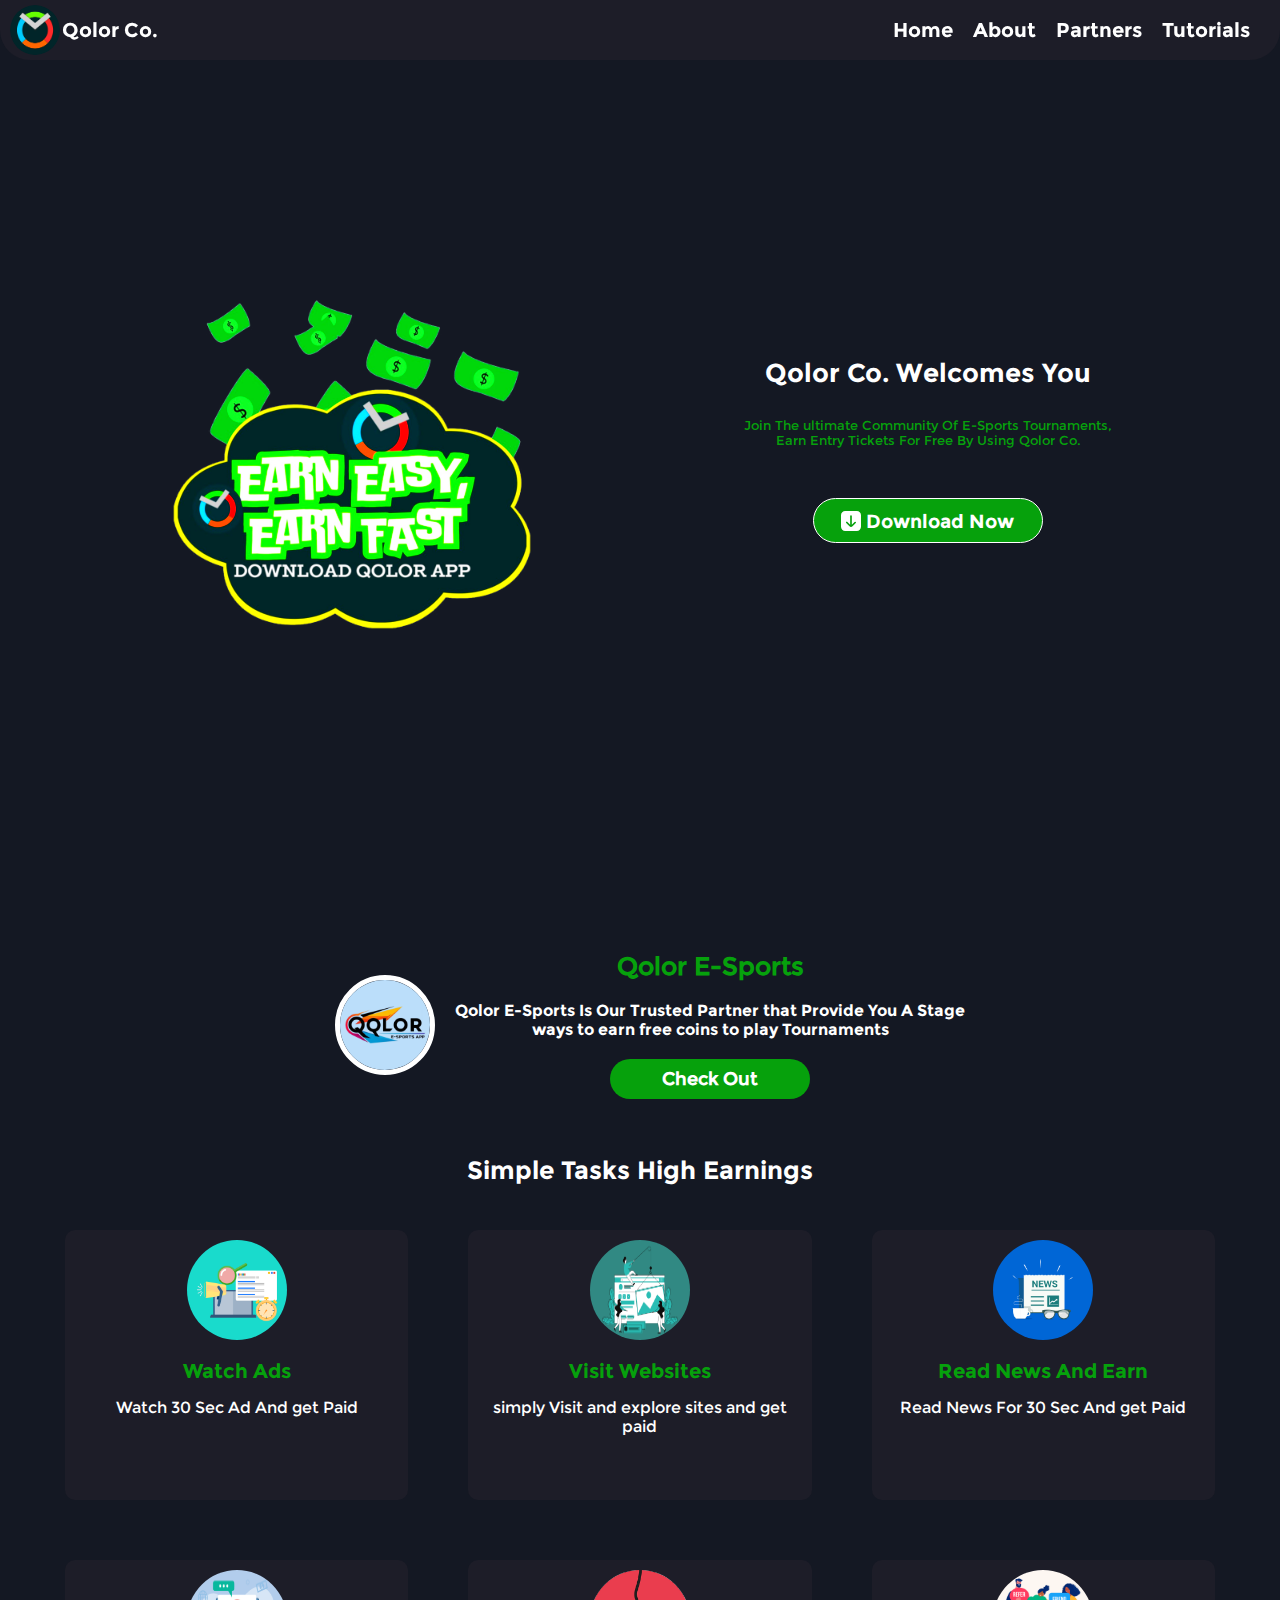
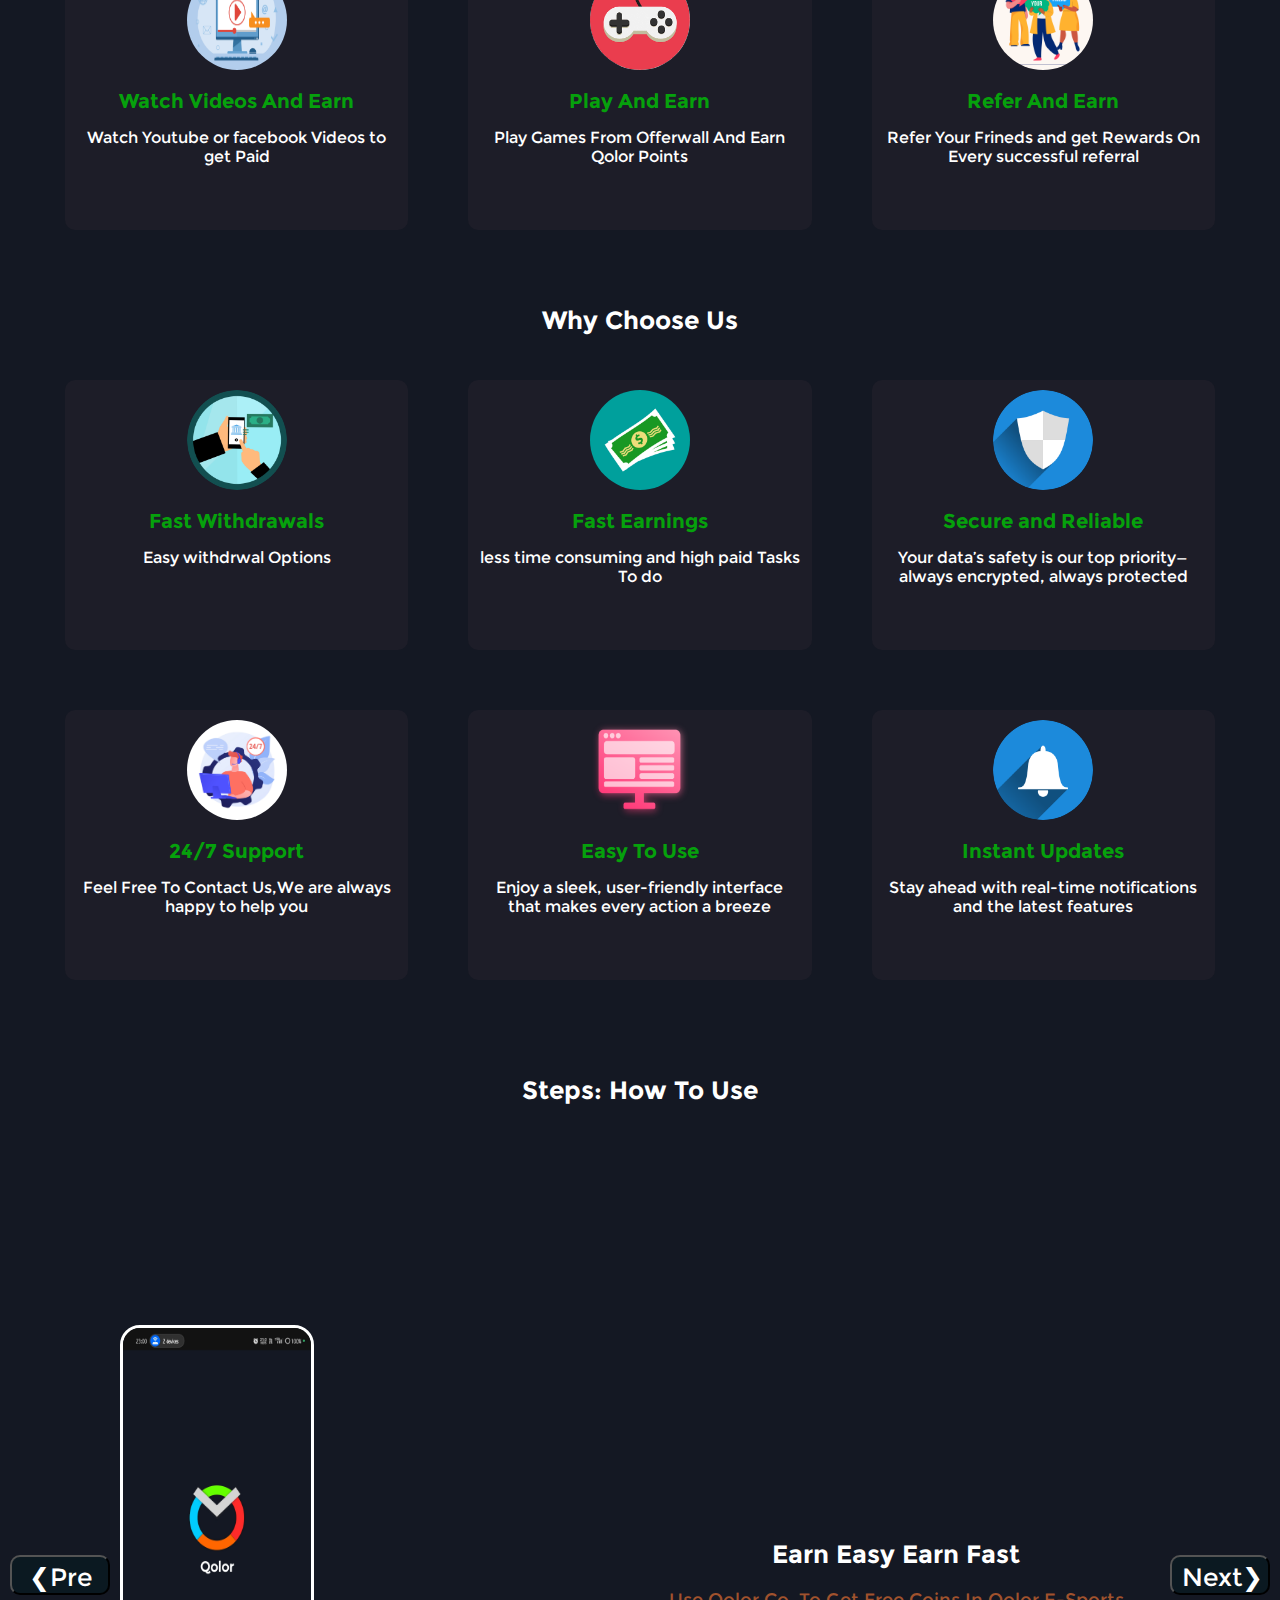
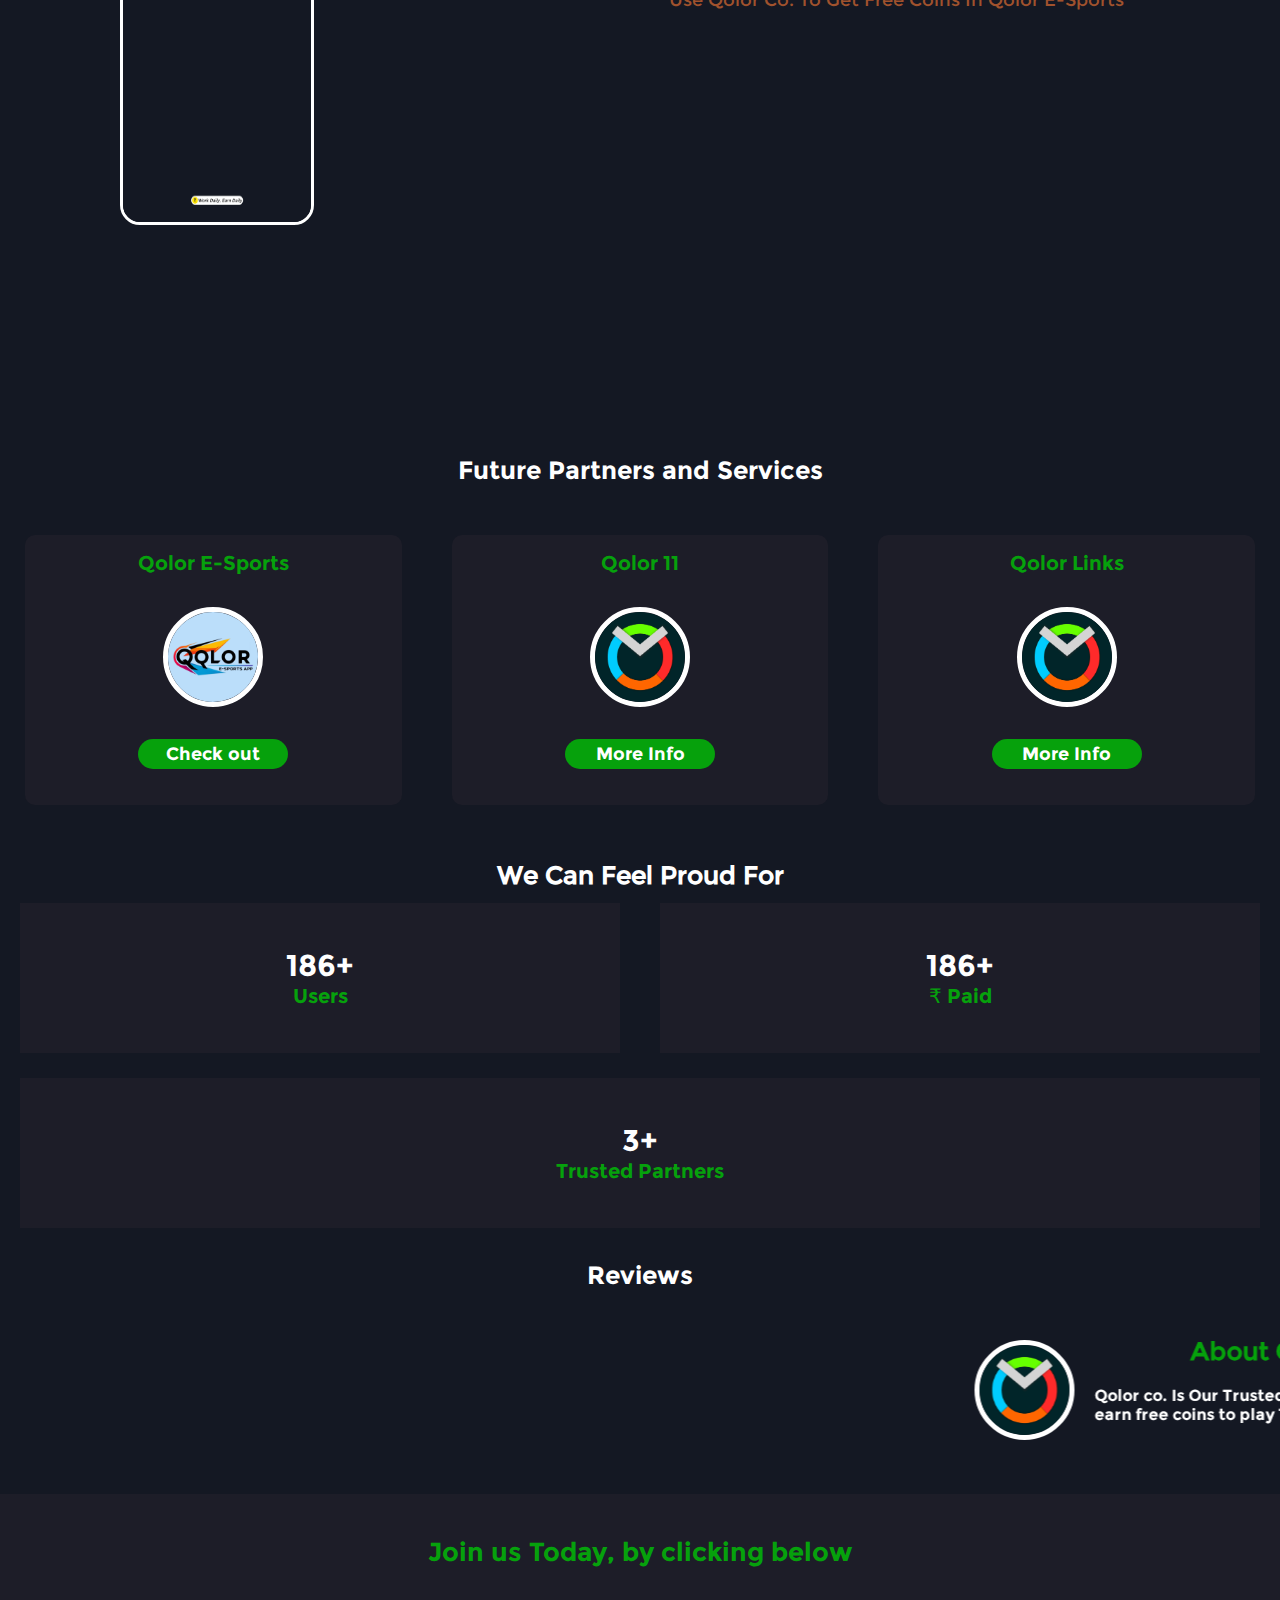
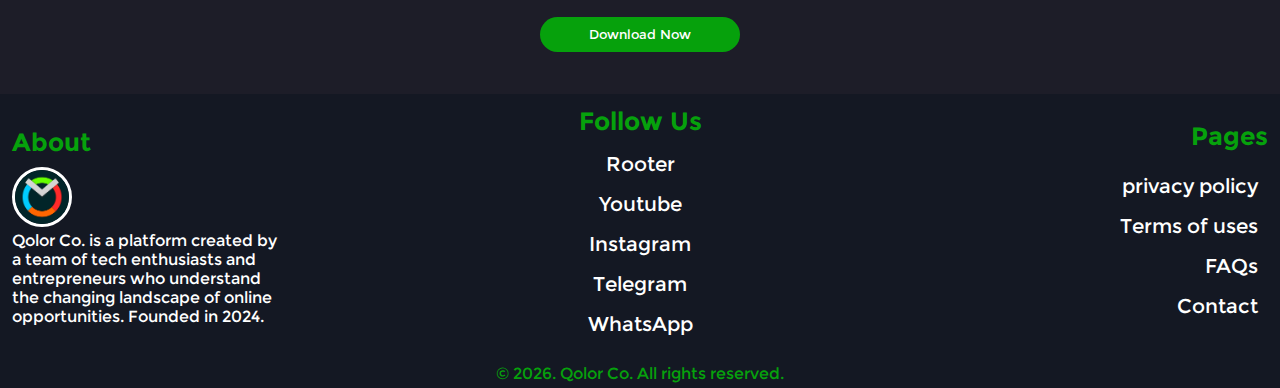
<file: index.html>
<!DOCTYPE html>
<html lang="en">
<head>
    <meta charset="UTF-8">
    <meta name="viewport" content="width=device-width, initial-scale=1.0">
    <link rel="stylesheet" href="style.css">
    <link rel="stylesheet" href="mobile.css">
    <link rel="icon" type="image/png" href="logo.png">
    <title>Qolor Co.</title>
</head>
<body>
 
  <div class="container" id="home">
    <div class="nav">
      <div><img src="logo.png" alt="logo loading" class="logo"><span>Qolor Co.</span></div>
      <div class="menu" id="menu" >
        <ul>
          <li><a href="#home">Home</a></li>
          <li><a href="about.html">About</a></li>
          <li><a href="parteners.html">Partners</a></li>
          <li><a href="tutorials.html">Tutorials</a></li>
        </ul>
      </div>
      <h1 class="menu_btn" id="menu_btn">☰</h1>
    </div>
    <div class="content">
      <div class="main_image">
        <img src="poster.png">
      </div>
      <div class="main_content">
        <h1>Qolor Co. Welcomes You</h1>
        <p>Join The ultimate Community Of E-Sports Tournaments,<br>Earn Entry Tickets For Free By Using Qolor Co.
        </p>
        <div class="sonar-wrapper">
          <a class="sonar-emitter" href="#">
            <svg xmlns="http://www.w3.org/2000/svg" id="arrow-circle-down" viewBox="0 0 24 24" fill="white" style="background:transparent;" width="20" height="20"><path d="M19,0H5A5.006,5.006,0,0,0,0,5V19a5.006,5.006,0,0,0,5,5H19a5.006,5.006,0,0,0,5-5V5A5.006,5.006,0,0,0,19,0ZM17.707,14.535l-3.586,3.586h0a3,3,0,0,1-4.243,0L6.293,14.535l-.024-.025a1,1,0,1,1,1.438-1.389L11,16.414,10.993,6a1,1,0,0,1,2,0L13,16.413l3.293-3.292a1,1,0,1,1,1.414,1.414Z"/></svg>
             &nbspDownload Now
            <div class="sonar-wave sonar-wave1"></div>
            <div class="sonar-wave sonar-wave2"></div>
            <div class="sonar-wave sonar-wave3"></div>
            <div class="sonar-wave sonar-wave4"></div>
          </a>
        </div>
      </div>
    </div>
  </div>
  <div class="partners">
    <div id="our_parteners">
        <div class="card">
      <img src="qolor e-sports.jpg">
      <div class="card_info">
      <h1>Qolor E-Sports</h1>
      <p>Qolor E-Sports Is Our Trusted Partner that Provide You A Stage <br>ways to earn free coins to play Tournaments</p>
      <a href="https://esports.qolor.co.in">Check Out</a>
    </div>
      </div>
    </div>
  </div>


  <div class="features">
    <h1>Simple Tasks High Earnings</h1>
    <div class="features_info">
    <div><img src="ads.png"><h2>Watch Ads</h2><p>Watch 30 Sec Ad And get Paid</p></div>
    <div><img src="website.png"><h2>Visit Websites</h2><p>simply Visit and explore sites and get paid</p></div>
    <div><img src="news.png"><h2>Read News And Earn</h2><p>Read News For 30 Sec And get Paid</p></div>
    <div><img src="video.png"><h2>Watch Videos And Earn</h2><p>Watch Youtube or facebook Videos to get Paid</p></div>
    <div><img src="games.png"><h2>Play And Earn</h2><p>Play Games From Offerwall And Earn Qolor Points</p></div>
    <div><img src="refer.png"><h2>Refer And Earn</h2><p>Refer Your Frineds and get Rewards On Every successful referral</p></div>
  </div>
  <h1>Why Choose Us</h1>
    <div class="features_info">
      <div><img src="withdrwal.png"><h2>Fast Withdrawals</h2><p>Easy withdrwal Options</p></div>
      <div><img src="money.png"><h2>Fast Earnings</h2><p>less time consuming and high paid Tasks To do</p></div>
      <div><img src="trust.png"><h2>Secure and Reliable</h2><p>Your data’s safety is our top priority—always encrypted, always protected</p></div>
      <div><img src="contact.jpg"><h2>24/7 Support</h2><p>Feel Free To Contact Us,We are always happy to help you</p></div>
      <div><img src="ui.png" id="uiimage"><h2>Easy To Use</h2><p>Enjoy a sleek, user-friendly interface that makes every action a breeze</p></div>
      <div><img src="notification.png"><h2>Instant Updates</h2><p>Stay ahead with real-time notifications and the latest features</p></div>

    </div>
  </div>
  <div class="imgslider">
  <h1>Steps: How To Use</h1>
<div class="slider">
        <div class="slides" id="swipe">
          <div class="slide"><div class="screenshot"><img src="ss1.jpg" alt="Image 2"></div><div class="steps"><h1>Earn Easy Earn Fast</h1><p>Use Qolor Co. To Get Free Coins In Qolor E-Sports</p></div></div>
          <div class="slide"><div class="screenshot"><img src="ss2.jpg" alt="Image 1"></div><div class="steps"><h1>How to Create An Account</h1><p>Follow Given Step To Make It Done</p><ul>
            <li>1.Click On Register</li>
            <li>2.Fill Up Details</li>
            <li>3.Click Sign Up</li>
            <li>4.Verify Your Email</li>
            <li>5.Use Promo Code If You Have</li>
            <li>6.And Your Are Done.</li>
          </ul></div></div>
          <div class="slide"><div class="screenshot"><img src="ss3.jpg" alt="Image 2"></div><div class="steps"><h1>Application Home Page</h1><p>Explore Our app's Smooth and clean easy to access user interface </p></div></div>
          <div class="slide"><div class="screenshot"><img src="ss4.jpg" alt="Image 3"></div><div class="steps"><h1>Inner View Of Visit Site and Earn </h1></div></div>
          <div class="slide"><div class="screenshot"><img src="ss5.jpg" alt="Image 3"></div><div class="steps"><h1>Inner View Of Read News and Earn </h1></div></div>
          <div class="slide"><div class="screenshot"><img src="ss6.jpg" alt="Image 3"></div><div class="steps"><h1>be on top and stand a chance to win 20 rs redeem Code Every Sunday </h1></div></div>
          <div class="slide"><div class="screenshot"><img src="ss7.jpg" alt="Image 3"></div><div class="steps"><h1>Your Profile Section</h1></div></div>
          <div class="slide"><div class="screenshot"><img src="ss8.jpg" alt="Image 3"></div><div class="steps"><h1>Daily Bonus on Task Completion </h1></div></div>

        </div>
        <button class="prev" onclick="changeSlide(-1)">&#10094;Pre</button>
        <button class="next" onclick="changeSlide(1)">Next&#10095;</button>
      </div>
      </div>
  <div class="app_info">
  <h1>Future Partners and Services</h1>
<div class="future_products">
  <div class="f"><h2>Qolor E-Sports</h2><img src="qolor e-sports.jpg"><a target="_blank" href="https://esports.qolor.co.in"><h1 class="fake_btn">Check out</h1></a></div>
  <div class="f"><h2>Qolor 11</h2><img src="logo.png"><h1 class="fake_btn">More Info</h1><div class="info" id="in"><h1>Qolor 11</h1><p>Qolor 11 Will Be a ultimate Free earming  <br>App to play fantasy sports</p></p></div></div>
  <div class="f"><h2>Qolor Links</h2><img src="logo.png"><h1 class="fake_btn">More Info</h1><div class="info" id="in"><h1>Qolor Links</h1><p>Qolor Links Will Be a ultimate Free earming  <br>Webiste For Publishers</p></p></div></div>
</div>
</div>
<div class="app_num">
<h1>We Can Feel Proud For</h1>
  <div class="app_data">
  <div><h1 id="num" data-val="1000">0</h1><span>Users</span></div>
  <div><h1 id="num" data-val="1000">0</h1><span>₹ Paid</span></div>
  <div><h1 id="num" data-val="3">0</h1><span>Trusted Partners</span></div>
</div>
</div>
</div>
<div class="partners">
  <h1>Reviews</h1>
  <marquee scrollamount="10" >
  <div id="our_parteners">
   
      <div class="card">
      <img src="logo.png">
    <div class="card_info">
    <h1>About Qolor Co.</h1>
    <p>Qolor co. Is Our Trusted that Provide You ways to<br> earn free coins to play Tournaments</p>
  </div>
    </div>
    <div class="card">
      <img src="logo.png">
    <div class="card_info">
    <h1>About Qolor Co.</h1>
    <p>Qolor co. Is Our Trusted that Provide You ways to<br> earn free coins to play Tournaments</p>
  </div>
    </div>
    <div class="card">
      <img src="logo.png">
    <div class="card_info">
    <h1>About Qolor Co.</h1>
    <p>Qolor co. Is Our Trusted that Provide You ways to<br> earn free coins to play Tournaments</p>
  </div>
    </div>

  </div>
</marquee>
</div>
<div id="floating_button">
  <h1>Join us Today, by clicking below</h1>
  <a href="#">Download Now</a>
</div>
<div class="footer">
<div class="ftinner">
  <h1>About</h1>
  <img src="logo.png">
  <p>Qolor Co. is a platform created by a team of tech enthusiasts and entrepreneurs who understand the changing landscape of online opportunities. Founded in 2024.</p>
</div>
<div class="ftinner">
  <h1>Follow  Us</h1>
  <ul>
    <li><a target="_blank" href="https://www.rooter.gg/profile/2079927184">Rooter</a></li>
    <li><a target="_blank" href="https://www.youtube.com/@Qolor_co">Youtube</a></li>
       <li><a target="_blank" href="https://www.instagram.com/qolorcommunity/">Instagram</a></li>
          <li><a target="_blank" href="https://web.telegram.org/k/#@FastEarningNews">Telegram</a></li>
          <li><a target="_blank" href="https://whatsapp.com/channel/0029VaiAloMBA1f32cVbyX0L">WhatsApp</a></li>
  </ul>
</div> 
<div class="ftinner">
  <h1>Pages</h1>
  <ul>
    <li><a href="privacy.html">privacy policy</a></li>
    <li><a href="terms.html">Terms of uses</a></li>
    <li><a href="faqs.html">FAQs</a></li>
    <li><a href="contact.html">Contact</a></li>
  </ul>
</div>
</div>
<div class="main_footer">©&nbsp<span id="year">2024</span>. Qolor Co. All rights reserved.</div>

<div id="menu_shutter">
  <ul>
    <li><a  href="#home">Home</a></li>
    <li><a  href="about.html">About</a></li>
    <li><a  href="parteners.html">Partners</a></li>
    <li><a  href="tutorials.html">Tutorials</a></li>
  </ul>
</div>
<a  class="gototop" href="#home" id="top">➤</a>
<script src="script.js"></script>
</body>
</html>
</file>
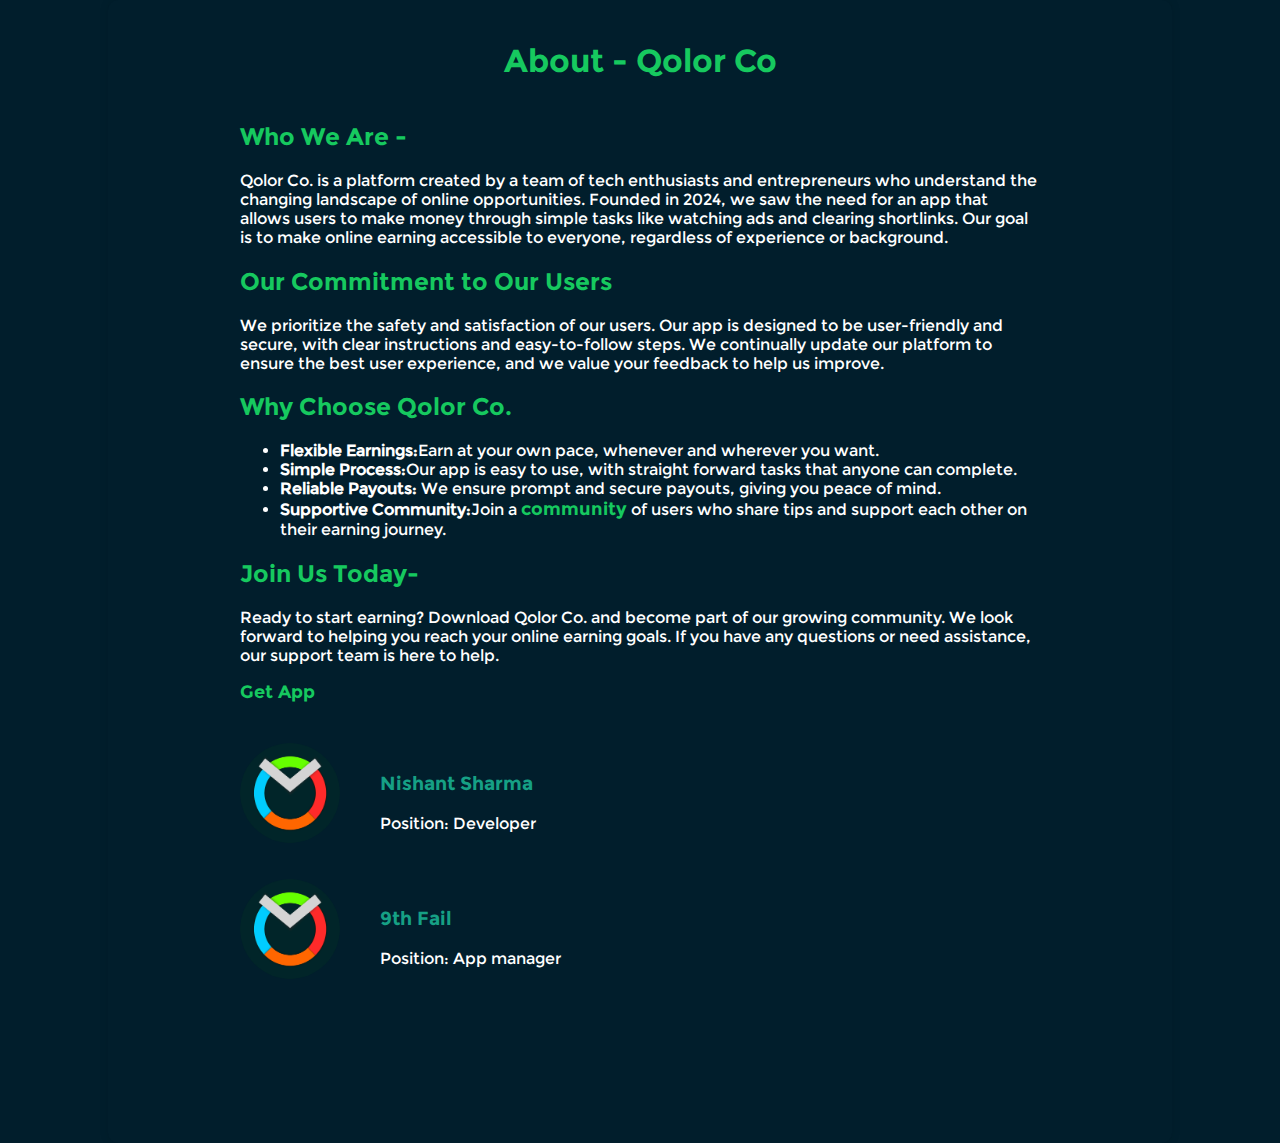
<file: about.html>
<!DOCTYPE html>
<html lang="en">
<head>
  <link rel="icon" type="image/png" href="logo.png">
    <meta charset="UTF-8">
    <meta name="viewport" content="width=device-width, initial-scale=1.0">
    <title>About - Qolor Co.</title>
    <style>
  
  @font-face {
        font-family: h;
        src: url(appfont2_bold.ttf);
  }
 @font-face{
   font-family:p;
   src:url(appfont2_regular.ttf);
 }
        body {
            margin: 0;
            padding: 0;
            background-color: #011e2c;
        }
        .container {
            width: 80%;
            margin: 0 auto;
            padding: 20px;
            background-color: #011e2c;
            border-radius: 10px;
            box-shadow: 0 0 10px rgba(0, 0, 0, 0.1);
            display:flex;
            align-items:center;
            justify-content:center;
            flex-direction:column;
        }
        h2,h1 {
            color: #16C95F;
          font-family:h;
        }
        p ,li{
            color: white;
          font-family:p;
        }
  a{
    color: #16C95F;
    text-decoration:none;
    font-size:18px;
    font-weight:bold;
    font-family:h;
  }
        .section {
            margin-bottom: 20px;
            max-width:800px;
        }
        .section-title {
            font-size: 1.5em;
            color: #2980b9;
            margin-bottom: 10px;
            font-family:h;
        }
        .member{
          height:400px;
          max-width:800px;
          display:flex;
          flex-direction:column;

        }
        .team {
            margin-top: 20px;
            width:800px;
            height:auto;
            display:flex;
        }
        .team img {
            border-radius: 50%;
            margin-right:10px;
          height:100px;
          width:100px;
        }
        .team-member {
            margin-left: 20px;
            width:100%;
            padding:10px;
        }
        .team-member h3 {
            color: #16a085;
          font-family:h;
        }

   
    </style>
    <style>
  @media(max-width:800px){
    .team{
      width:500px;
    }
}
    </style>
</head>
<body>
    <div class="container">
        <h1>About - Qolor Co</h1>
        <div class="section">
          <h2> Who We Are -</h2>

          <p>Qolor Co. is a platform created by a team of tech enthusiasts and entrepreneurs who understand the changing landscape of online opportunities. Founded in 2024, we saw the need for an app that allows users to make money through simple tasks like watching ads and clearing shortlinks. Our goal is to make online earning accessible to everyone, regardless of experience or background.</p>

          <h2>Our Commitment to Our Users</h2>

          <p>We prioritize the safety and satisfaction of our users. Our app is designed to be user-friendly and secure, with clear instructions and easy-to-follow steps. We continually update our platform to ensure the best user experience, and we value your feedback to help us improve.</p>

          <h2>Why Choose Qolor Co.</h2>
          <ul>
            <li><strong> Flexible Earnings:</strong>Earn at your own pace, whenever and wherever you want.</li>
            <li><strong>Simple Process:</strong>Our app is easy to use, with straight forward tasks that anyone can complete. </li>
            <li> <strong>Reliable Payouts: </strong> We ensure prompt and secure payouts, giving you peace of mind.</li>
            <li><strong>Supportive Community:</strong>Join a <a href="https://t.me/FastEarningNews">community</a> of users who share tips and support each other on their earning journey.</li>
          </ul>
          

          <h2>Join Us Today-</h2>

          <p>Ready to start earning? Download Qolor Co. and become part of our growing community. We look forward to helping you reach your online earning goals. If you have any questions or need assistance, our support team is here to help.</p>
          <a href="index.html">Get App</a>
        </div>
        <div class="member">
        <div class="team">
            <img src="logo.png" alt="Team Member Photo">
            <div class="team-member">
                <h3>Nishant Sharma</h3>
                <p>Position: Developer</p>
                </div>
        </div>
        <div class="team">
            <img src="logo.png" alt="Team Member Photo">
            <div class="team-member">
                <h3>9th Fail</h3>
                <p>Position: App manager</p>
                </div>
        </div>
      </div>
        </div>
    </div>
</body>
</html>
</file>
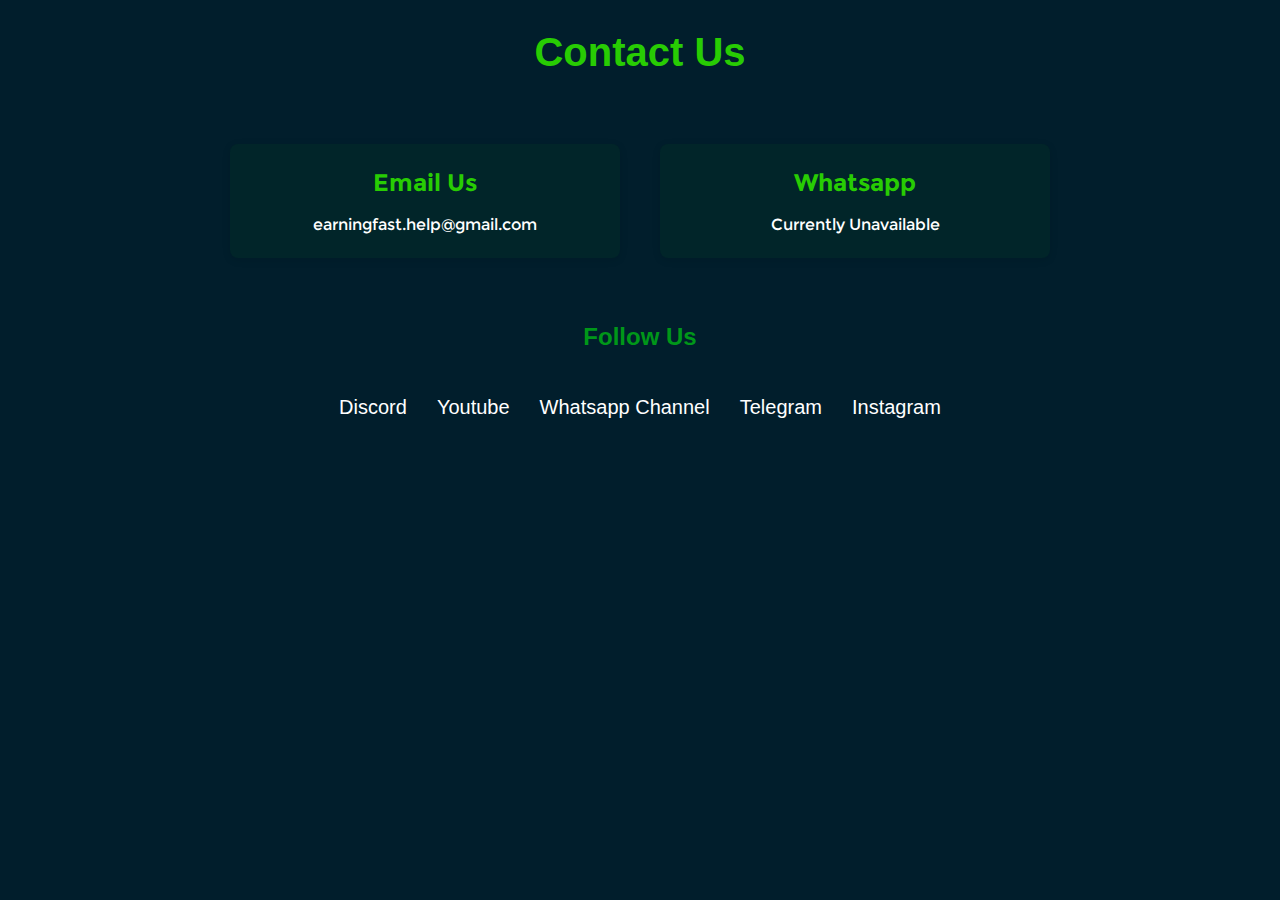
<file: contact.html>
<!DOCTYPE html>
<html lang="en">
<head>
  <meta charset="UTF-8">
  <meta name="viewport" content="width=device-width, initial-scale=1.0">
  <meta http-equiv="X-UA-Compatible" content="ie=edge">
  <title>Contact Us</title>
  <link rel="icon" type="image/png" href="logo.png">
  <style>
  @font-face {
            font-family: h;
            src: url(appfont2_bold.ttf);
        }
        @font-face {
            font-family: p;
            src: url(appfont2_regular.ttf);
        }
* {
  margin: 0;
  padding: 0;
  box-sizing: border-box;
}

body {
  font-family: Arial, sans-serif;
  line-height: 1.6;
  background: #011e2c;
}

.contact-container {
  max-width: 900px;
  margin: 0 auto;
  padding: 20px;
  height:100vh;
}

header {
  text-align: center;
  margin-bottom: 40px;
}

header h1 {
  font-size: 2.5rem;
  color:#28CC03;
}

.contact-info {
 display:flex;
 align-items:center;
 justify-content:center;
 flex-wrap: wrap;
  margin-bottom: 40px;
}

.contact-item {
  background-color: #012529;
  padding: 20px;
  border-radius: 8px;
  box-shadow: 0 2px 8px rgba(0, 0, 0, 0.1);
  flex: 1 1 45%;
  text-align:center;
  margin:20px;
}

.contact-item h2 {
  font-size: 1.5rem;
  margin-bottom: 10px;
  color: #28CC03;
  font-family:h;
}

.contact-item p {
  font-size: 1rem;
  color:white;
  font-family:p;
}

.contact-item a {
  text-decoration: none;
  color:white;
  font-family:p;
}

.contact-item a:hover {
  text-decoration: underline;
}

.social-media {
  text-align: center;
}

.social-media h2 {
  font-size: 1.5rem;
  margin-bottom: 20px;
  color: #009719;
}

.social-media ul {
  list-style-type: none;
  display:flex;
  flex-wrap: wrap;
  height:fit-content;
  width:100%;
  align-items:center;
  justify-content:center;
}
.social-media li {
  display: inline;
  margin:15px;
}

.social-media a {
  text-decoration: none;
  font-size:20px;
  color:white;

}

.social-media a:hover {
  color:#28CC03;
}

@media (max-width: 768px) {
  .contact-info {
    grid-template-columns: 1fr 1fr;
  }
  .social-media li {
  display: inline;
  margin:15px;
  flex:1 1 50%;
}
.contact-container{
  height:fit-content;
}
}

@media (max-width: 480px) {
  .contact-info {
    grid-template-columns: 1fr;
  }
  .social-media li {
  display: inline;
  margin:15px;
  flex:1 1 50%;
}
.contact-container{
  height:fit-content;
}
}

  </style>
</head>
<body>
  <div class="contact-container">
    <header>
      <h1>Contact Us</h1>
    </header>

    <section class="contact-info">
      
      <div class="contact-item">
        <h2>Email Us</h2>
        <p><a href="mailto:earningfast.help@gmail.com">earningfast.help@gmail.com</a></p>
      </div>

      <div class="contact-item">
        <h2>Whatsapp</h2>
        <p>Currently Unavailable</p>
      </div>
    </section>

    <section class="social-media">
      <h2>Follow Us</h2>
      <ul>
        <li><a target="_blank" href="https://discord.gg/3r4EE5YW9E">Discord</a></li>
        <li><a href="https://www.youtube.com/@Qolor_co" target="_blank">Youtube</a></li>
        <li><a href="https://whatsapp.com/channel/0029VaiAloMBA1f32cVbyX0L" target="_blank">Whatsapp Channel</a></li>
        <li><a href="https://telegram.com/@FastEarningNews" target="_blank">Telegram</a></li>
        <li><a href="https://www.instagram.com/qolorcommunity/" target="_blank">Instagram</a></li>
      </ul>
    </section>
  </div>
</body>
</html>
</file>
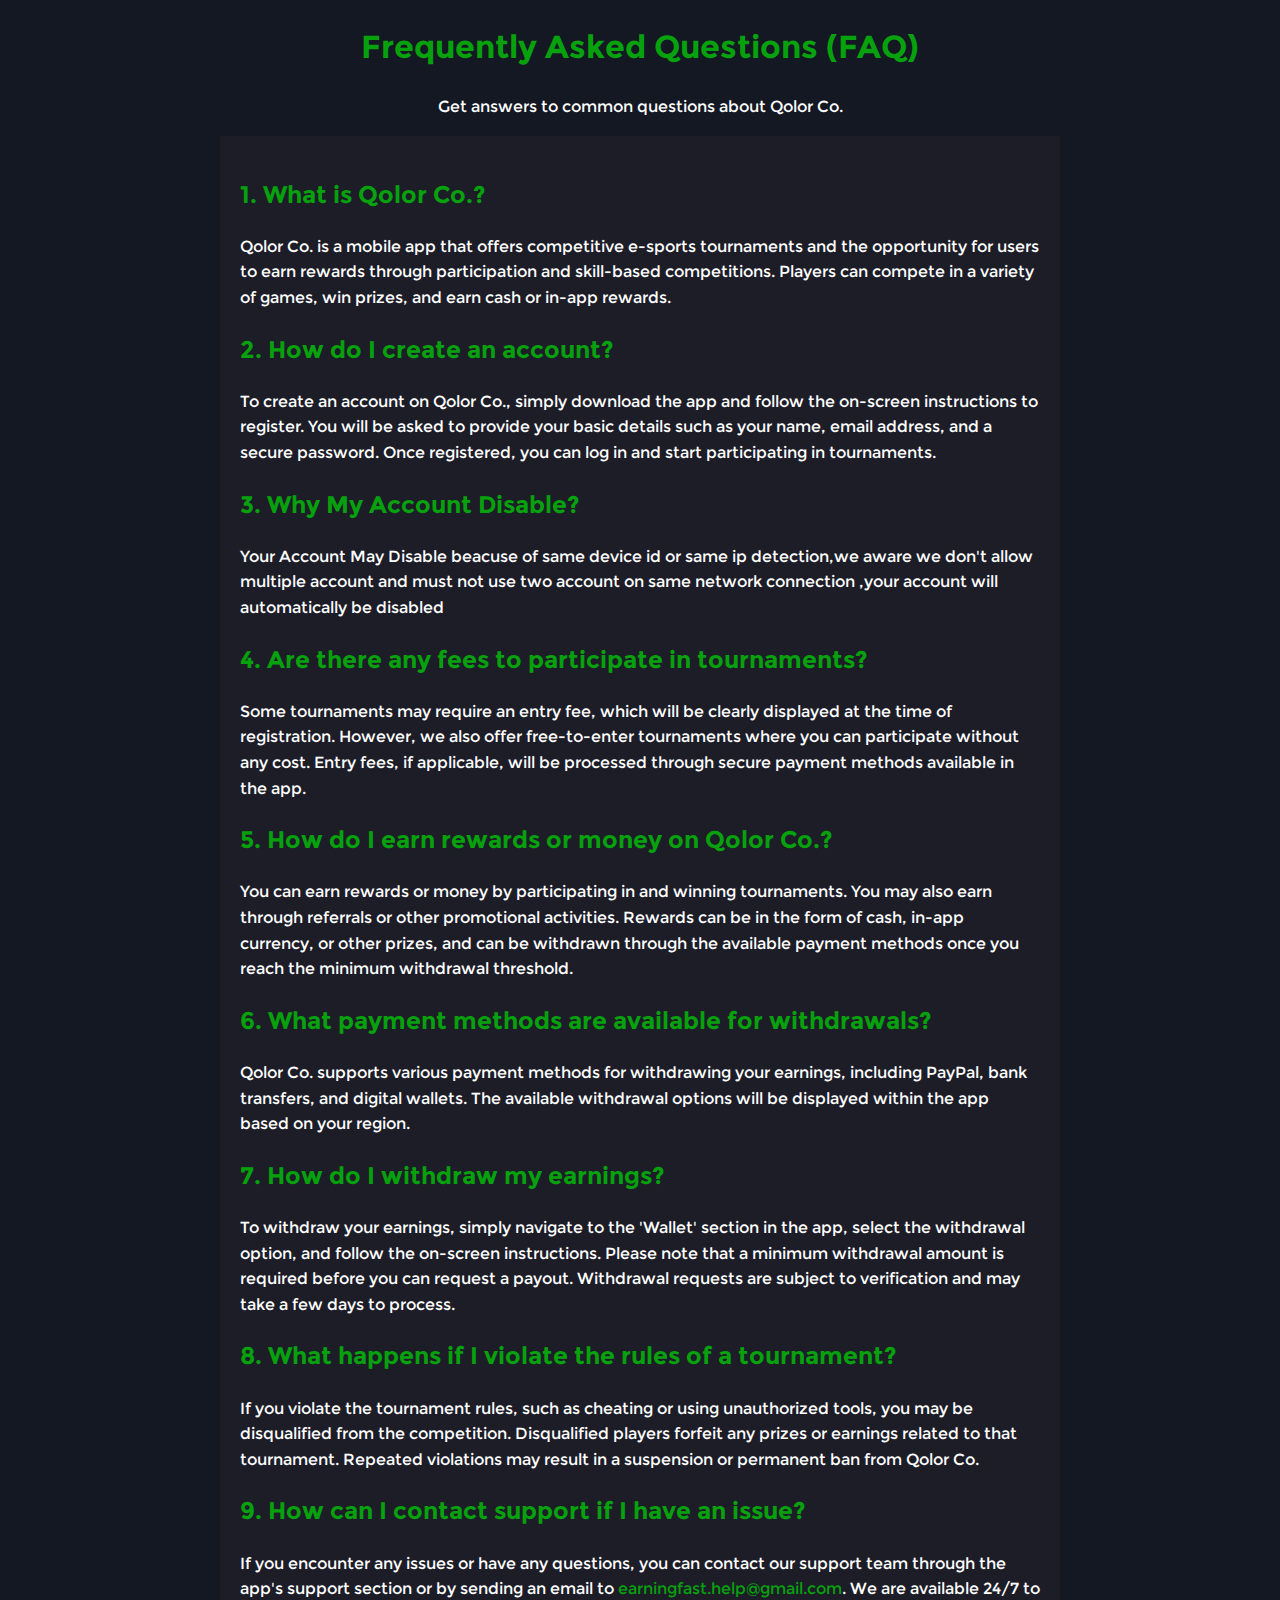
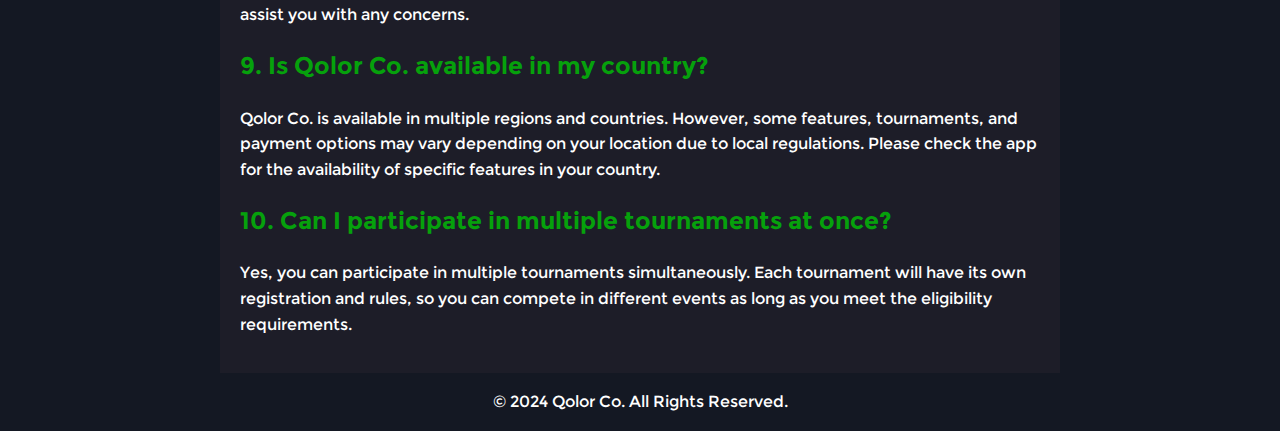
<file: faqs.html>
<!DOCTYPE html>
<html lang="en">

<head>
    <meta charset="UTF-8">
    <meta name="viewport" content="width=device-width, initial-scale=1.0">
    <meta http-equiv="X-UA-Compatible" content="ie=edge">
    <title>FAQ - Qolor Co.</title>
    <link rel="icon" type="image/png" href="logo.png">
    <style>
        @font-face {
            font-family: h;
            src: url(appfont2_bold.ttf);
        }

        @font-face {
            font-family: p;
            src: url(appfont2_regular.ttf);
        }

        body {
            font-family: Arial, sans-serif;
            line-height: 1.6;
            margin:0 20px;
            background:#141823;
            text-align:center;
            display:flex;
            align-items:center;
            justify-content:center;
            flex-direction:column;
            
        }


main{
    max-width:800px;
    background-color:red;
    text-align:left;
    height:fit-content;
    background:#1D1D28;
    padding:20px;

}
        h1,
        h2,
        h3 {
            color: #06A10C;
            font-family: h;
        }

        p {
            color: white;
            font-family: p;
        }

        a {
            color: #06A10C;
            text-decoration: none;
            font-family: p;
        }

        a:hover {
            text-decoration: underline;
        }

        .content {
            max-width: 800px;
            margin: auto;
        }

        ul li {
            color: white;
            font-family: p;
        }
    </style>
</head>

<body>
    <header>
        <h1>Frequently Asked Questions (FAQ)</h1>
        <p>Get answers to common questions about Qolor Co.</p>
    </header>

    <main>
        <div class="faq-section">
            <h2>1. What is Qolor Co.?</h2>
            <p>Qolor Co. is a mobile app that offers competitive e-sports tournaments and the opportunity for users to
                earn rewards through participation and skill-based competitions. Players can compete in a variety of
                games, win prizes, and earn cash or in-app rewards.</p>
        </div>

        <div class="faq-section">
            <h2>2. How do I create an account?</h2>
            <p>To create an account on Qolor Co., simply download the app and follow the on-screen instructions to
                register. You will be asked to provide your basic details such as your name, email address, and a secure
                password. Once registered, you can log in and start participating in tournaments.</p>
        </div>
        <div class="faq-section">
            <h2>3. Why My Account Disable?</h2>
            <p>Your Account May Disable beacuse of same device id or same ip detection,we aware we don't allow multiple
                account and must not use two account on same network connection ,your account will automatically be
                disabled</p>
        </div>

        <div class="faq-section">
            <h2>4. Are there any fees to participate in tournaments?</h2>
            <p>Some tournaments may require an entry fee, which will be clearly displayed at the time of registration.
                However, we also offer free-to-enter tournaments where you can participate without any cost. Entry fees,
                if applicable, will be processed through secure payment methods available in the app.</p>
        </div>

        <div class="faq-section">
            <h2>5. How do I earn rewards or money on Qolor Co.?</h2>
            <p>You can earn rewards or money by participating in and winning tournaments. You may also earn through
                referrals or other promotional activities. Rewards can be in the form of cash, in-app currency, or other
                prizes, and can be withdrawn through the available payment methods once you reach the minimum withdrawal
                threshold.</p>
        </div>

        <div class="faq-section">
            <h2>6. What payment methods are available for withdrawals?</h2>
            <p>Qolor Co. supports various payment methods for withdrawing your earnings, including PayPal, bank
                transfers, and digital wallets. The available withdrawal options will be displayed within the app based
                on your region.</p>
        </div>

        <div class="faq-section">
            <h2>7. How do I withdraw my earnings?</h2>
            <p>To withdraw your earnings, simply navigate to the 'Wallet' section in the app, select the withdrawal
                option, and follow the on-screen instructions. Please note that a minimum withdrawal amount is required
                before you can request a payout. Withdrawal requests are subject to verification and may take a few days
                to process.</p>
        </div>

        <div class="faq-section">
            <h2>8. What happens if I violate the rules of a tournament?</h2>
            <p>If you violate the tournament rules, such as cheating or using unauthorized tools, you may be
                disqualified from the competition. Disqualified players forfeit any prizes or earnings related to that
                tournament. Repeated violations may result in a suspension or permanent ban from Qolor Co.</p>
        </div>

        <div class="faq-section">
            <h2>9. How can I contact support if I have an issue?</h2>
            <p>If you encounter any issues or have any questions, you can contact our support team through the app's
                support section or by sending an email to <a href="mailto:earningfast.help@gmail.com">earningfast.help@gmail.com</a>.
                We are available 24/7 to assist you with any concerns.</p>
        </div>

        <div class="faq-section">
            <h2>9. Is Qolor Co. available in my country?</h2>
            <p>Qolor Co. is available in multiple regions and countries. However, some features, tournaments, and
                payment options may vary depending on your location due to local regulations. Please check the app for
                the availability of specific features in your country.</p>
        </div>

        <div class="faq-section">
            <h2>10. Can I participate in multiple tournaments at once?</h2>
            <p>Yes, you can participate in multiple tournaments simultaneously. Each tournament will have its own
                registration and rules, so you can compete in different events as long as you meet the eligibility
                requirements.</p>
        </div>
    </main>

    <footer>
        <p>&copy; 2024 Qolor Co. All Rights Reserved.</p>
    </footer>

</body>

</html>
</file>
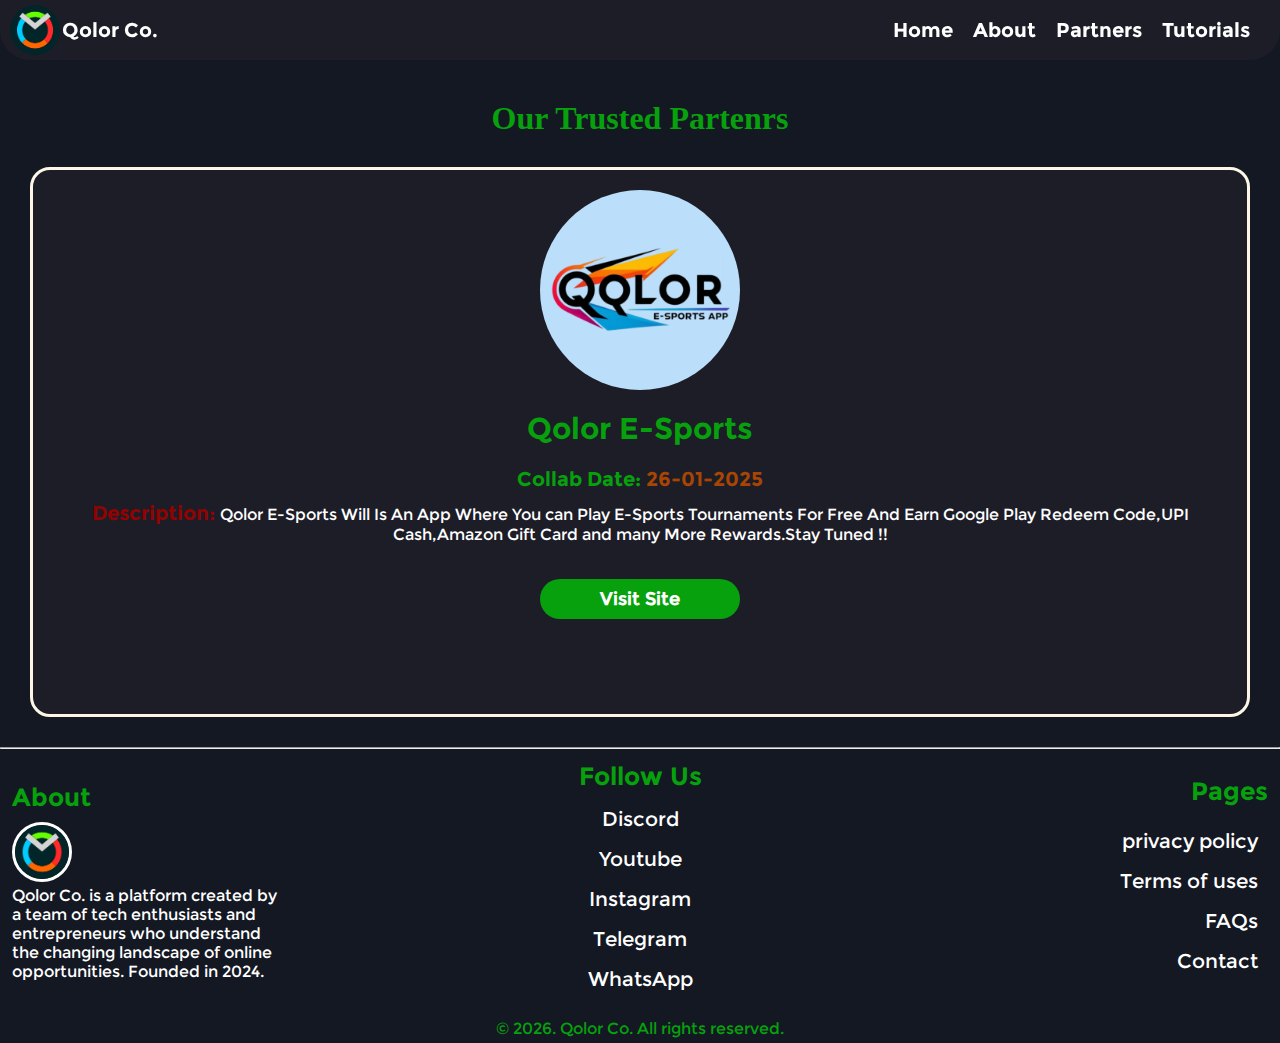
<file: parteners.html>
<!DOCTYPE html>
<html lang="en">
<head>
    <meta charset="UTF-8">
    <meta name="viewport" content="width=device-width, initial-scale=1.0">
    <title>Qolor Co. Partners</title>
    <link rel="stylesheet" href="style.css">
    <link rel="stylesheet" href="mobile.css">
    <link rel="icon" type="image/png" href="logo.png">
    
</head>
<body>
    <div class="nav">
        <div><img src="logo.png" alt="logo loading" class="logo"><span>Qolor Co.</span></div>
        <div class="menu" id="menu" >
          <ul>
            <li><a href="index.html">Home</a></li>
            <li><a href="about.html">About</a></li>
            <li><a href="parteners.html">Partners</a></li>
            <li><a href="tutorials.html">Tutorials</a></li>
          </ul>
        </div>
        <h1 class="menu_btn" id="menu_btn">☰</h1>
      </div>
    <div class="main">
        <h1>Our Trusted Partenrs</h1>
        <div class="ptnr_box">
           <div class="partenrs"><img src="qolor e-sports.jpg"><h2>Qolor E-Sports</h2><lable>Collab Date: <span>26-01-2025</span></lable><p><span>Description: </span>Qolor E-Sports Will Is An App Where You can Play E-Sports Tournaments For Free And Earn Google Play Redeem Code,UPI Cash,Amazon Gift Card and many More Rewards.Stay Tuned !!</p><a target="_blank" href="https://esports.qolor.co.in">Visit Site</a></div>
        </div>

    </div>
    <hr>
    <div class="footer">
      <div class="ftinner">
        <h1>About</h1>
        <img src="logo.png">
        <p>Qolor Co. is a platform created by a team of tech enthusiasts and entrepreneurs who understand the changing landscape of online opportunities. Founded in 2024.</p>
      </div>
      <div class="ftinner">
        <h1>Follow  Us</h1>
        <ul>
          <li><a target="_blank" href="https://discord.gg/3r4EE5YW9E">Discord</a></li>
          <li><a target="_blank" href="https://www.youtube.com/@Qolor_co">Youtube</a></li>
             <li><a target="_blank" href="https://www.instagram.com/qolorcommunity/">Instagram</a></li>
                <li><a target="_blank" href="https://web.telegram.org/k/#@FastEarningNews">Telegram</a></li>
                <li><a target="_blank" href="https://whatsapp.com/channel/0029VaiAloMBA1f32cVbyX0L">WhatsApp</a></li>
        </ul>
      </div> 
      <div class="ftinner">
        <h1>Pages</h1>
        <ul>
          <li><a href="privacy.html">privacy policy</a></li>
          <li><a href="terms.html">Terms of uses</a></li>
                <li><a href="faqs.html">FAQs</a></li>
                <li><a href="contact.html">Contact</a></li>
        </ul>
      </div>
      </div>
      <div class="main_footer">©&nbsp<span id="year">2024</span>. Qolor Co. All rights reserved.</div>
    <div id="menu_shutter">
        <ul>
          <li><a  href="index.html">Home</a></li>
          <li><a  href="about.html">About</a></li>
          <li><a  href="parteners.html">Partners</a></li>
          <li><a  href="tutorials.html">Tutorials</a></li>
        </ul>
      </div>
      <script src="script.js"></script>
</body>
</html>
</file>
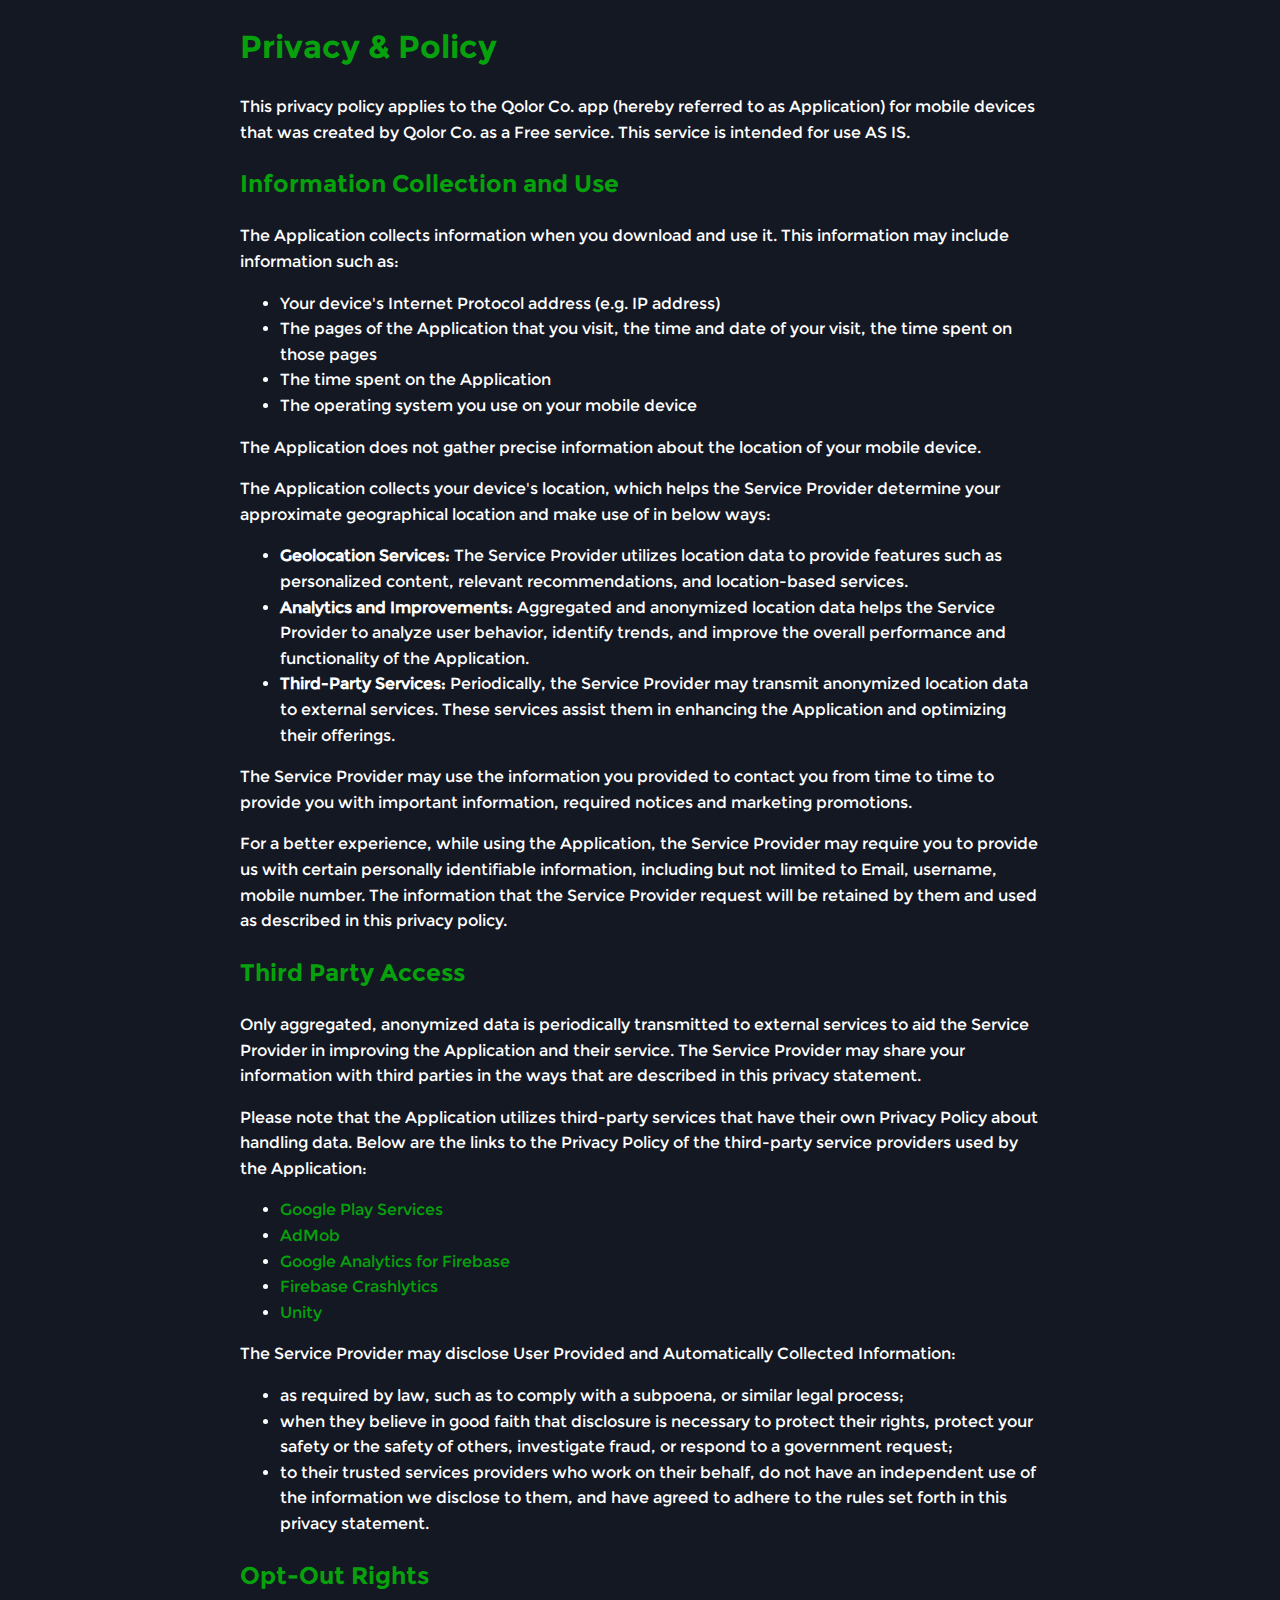
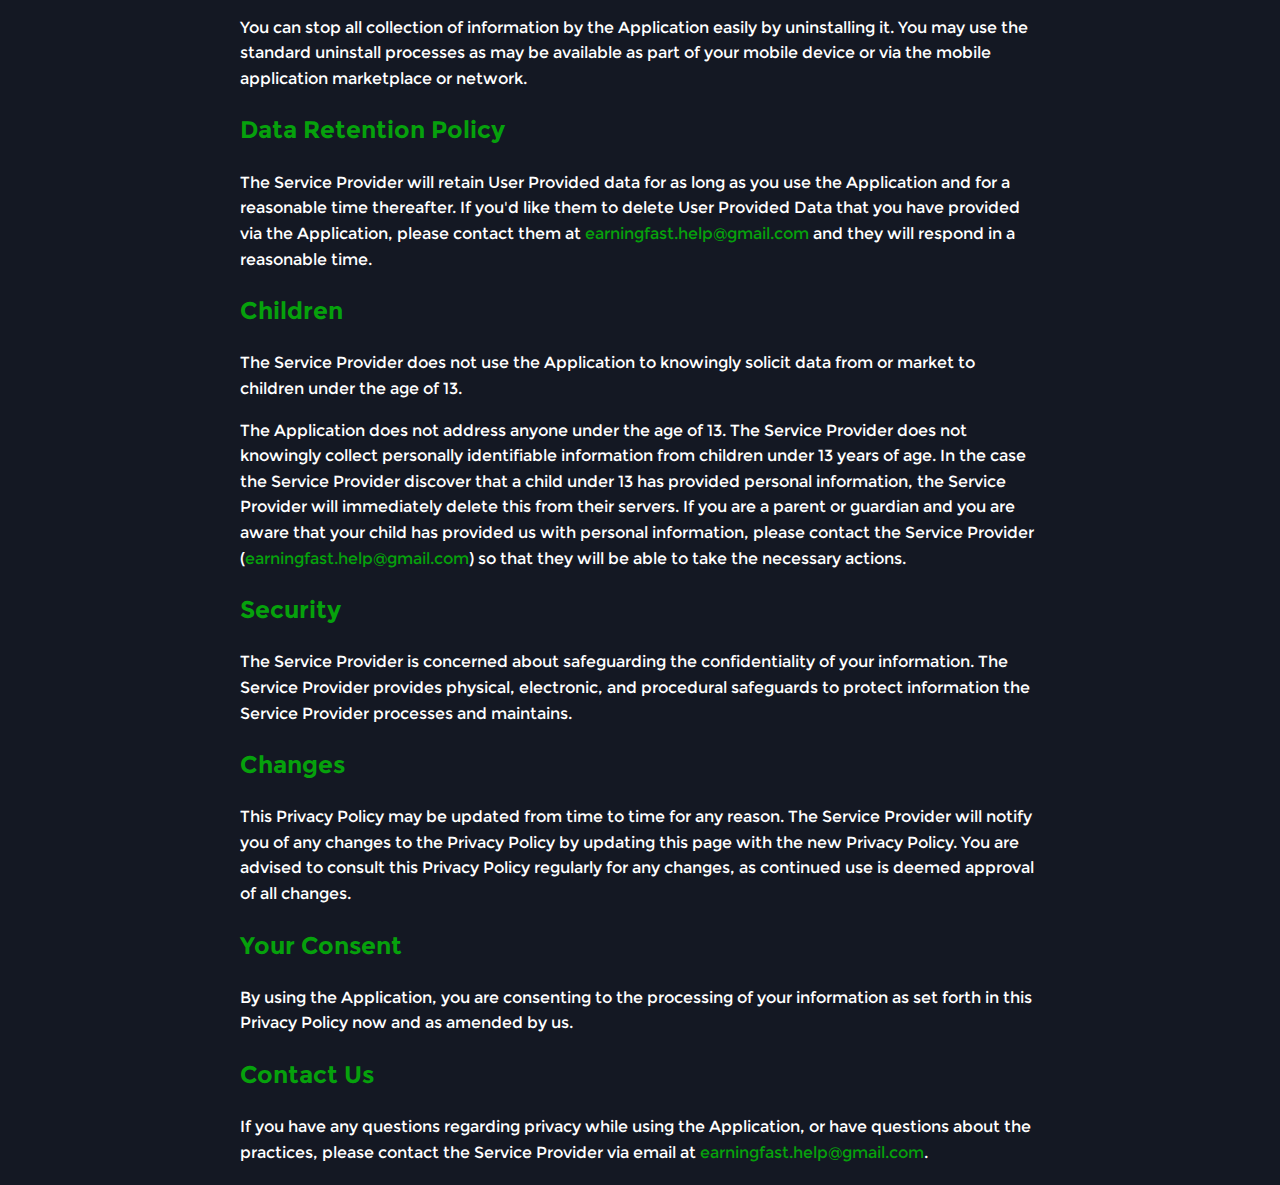
<file: privacy.html>
<!DOCTYPE html>
<html lang="en">
<head> 
    <meta charset="UTF-8">
    <meta name="viewport" content="width=device-width, initial-scale=1.0">
    <title>Privacy Policy - Qolor Co.</title>
    <link rel="icon" type="image/png" href="logo.png">
    <style>
        @font-face {
        font-family: h;
        src: url(appfont2_bold.ttf);
  }
 @font-face{
   font-family:p;
   src:url(appfont2_regular.ttf);
 }
        body {
            font-family: Arial, sans-serif;
            line-height: 1.6;
            margin: 20px;
            background:#141823;
        }
        h1, h2, h3 {
            color:#06A10C;
            font-family:h;
        }
        p{
            color:white;
            font-family:p;
        }
        a {
            color: #06A10C;
            text-decoration: none;
            font-family:p;
        }
        a:hover {
            text-decoration: underline;
        }
        .content {
            max-width: 800px;
            margin: auto;
        }
        ul li{
            color:white;
            font-family:p;
        }
    </style>
</head>
<body>
    <div class="content">
        <h1>Privacy & Policy</h1>
        <p>This privacy policy applies to the Qolor Co. app (hereby referred to as Application) for mobile devices that was created by Qolor Co. as a Free service. This service is intended for use AS IS.</p>

        <h2>Information Collection and Use</h2>
        <p>The Application collects information when you download and use it. This information may include information such as:</p>
        <ul>
            <li>Your device's Internet Protocol address (e.g. IP address)</li>
            <li>The pages of the Application that you visit, the time and date of your visit, the time spent on those pages</li>
            <li>The time spent on the Application</li>
            <li>The operating system you use on your mobile device</li>
        </ul>
        <p>The Application does not gather precise information about the location of your mobile device.</p>
        <p>The Application collects your device's location, which helps the Service Provider determine your approximate geographical location and make use of in below ways:</p>
        <ul>
            <li><strong>Geolocation Services:</strong> The Service Provider utilizes location data to provide features such as personalized content, relevant recommendations, and location-based services.</li>
            <li><strong>Analytics and Improvements:</strong> Aggregated and anonymized location data helps the Service Provider to analyze user behavior, identify trends, and improve the overall performance and functionality of the Application.</li>
            <li><strong>Third-Party Services:</strong> Periodically, the Service Provider may transmit anonymized location data to external services. These services assist them in enhancing the Application and optimizing their offerings.</li>
        </ul>
        <p>The Service Provider may use the information you provided to contact you from time to time to provide you with important information, required notices and marketing promotions.</p>
        <p>For a better experience, while using the Application, the Service Provider may require you to provide us with certain personally identifiable information, including but not limited to Email, username, mobile number. The information that the Service Provider request will be retained by them and used as described in this privacy policy.</p>

        <h2>Third Party Access</h2>
        <p>Only aggregated, anonymized data is periodically transmitted to external services to aid the Service Provider in improving the Application and their service. The Service Provider may share your information with third parties in the ways that are described in this privacy statement.</p>
        <p>Please note that the Application utilizes third-party services that have their own Privacy Policy about handling data. Below are the links to the Privacy Policy of the third-party service providers used by the Application:</p>
        <ul>
            <li><a href="https://www.google.com/policies/privacy/">Google Play Services</a></li>
            <li><a href="https://support.google.com/admob/answer/6128543?hl=en">AdMob</a></li>
            <li><a href="https://firebase.google.com/support/privacy">Google Analytics for Firebase</a></li>
            <li><a href="https://firebase.google.com/support/privacy">Firebase Crashlytics</a></li>
            <li><a href="https://unity3d.com/legal/privacy-policy">Unity</a></li>
        </ul>
        <p>The Service Provider may disclose User Provided and Automatically Collected Information:</p>
        <ul>
            <li>as required by law, such as to comply with a subpoena, or similar legal process;</li>
            <li>when they believe in good faith that disclosure is necessary to protect their rights, protect your safety or the safety of others, investigate fraud, or respond to a government request;</li>
            <li>to their trusted services providers who work on their behalf, do not have an independent use of the information we disclose to them, and have agreed to adhere to the rules set forth in this privacy statement.</li>
        </ul>

        <h2>Opt-Out Rights</h2>
        <p>You can stop all collection of information by the Application easily by uninstalling it. You may use the standard uninstall processes as may be available as part of your mobile device or via the mobile application marketplace or network.</p>

        <h2>Data Retention Policy</h2>
        <p>The Service Provider will retain User Provided data for as long as you use the Application and for a reasonable time thereafter. If you'd like them to delete User Provided Data that you have provided via the Application, please contact them at <a href="mailto:earningfast.help@gmail.com">earningfast.help@gmail.com</a> and they will respond in a reasonable time.</p>

        <h2>Children</h2>
        <p>The Service Provider does not use the Application to knowingly solicit data from or market to children under the age of 13.</p>
        <p>The Application does not address anyone under the age of 13. The Service Provider does not knowingly collect personally identifiable information from children under 13 years of age. In the case the Service Provider discover that a child under 13 has provided personal information, the Service Provider will immediately delete this from their servers. If you are a parent or guardian and you are aware that your child has provided us with personal information, please contact the Service Provider (<a href="mailto:earningfast.help@gmail.com">earningfast.help@gmail.com</a>) so that they will be able to take the necessary actions.</p>

        <h2>Security</h2>
        <p>The Service Provider is concerned about safeguarding the confidentiality of your information. The Service Provider provides physical, electronic, and procedural safeguards to protect information the Service Provider processes and maintains.</p>

        <h2>Changes</h2>
        <p>This Privacy Policy may be updated from time to time for any reason. The Service Provider will notify you of any changes to the Privacy Policy by updating this page with the new Privacy Policy. You are advised to consult this Privacy Policy regularly for any changes, as continued use is deemed approval of all changes.</p>

        <h2>Your Consent</h2>
        <p>By using the Application, you are consenting to the processing of your information as set forth in this Privacy Policy now and as amended by us.</p>

        <h2>Contact Us</h2>
        <p>If you have any questions regarding privacy while using the Application, or have questions about the practices, please contact the Service Provider via email at <a href="mailto:earningfast.help@gmail.com">earningfast.help@gmail.com</a>.</p>
    </div>
</body>
</html>
</file>
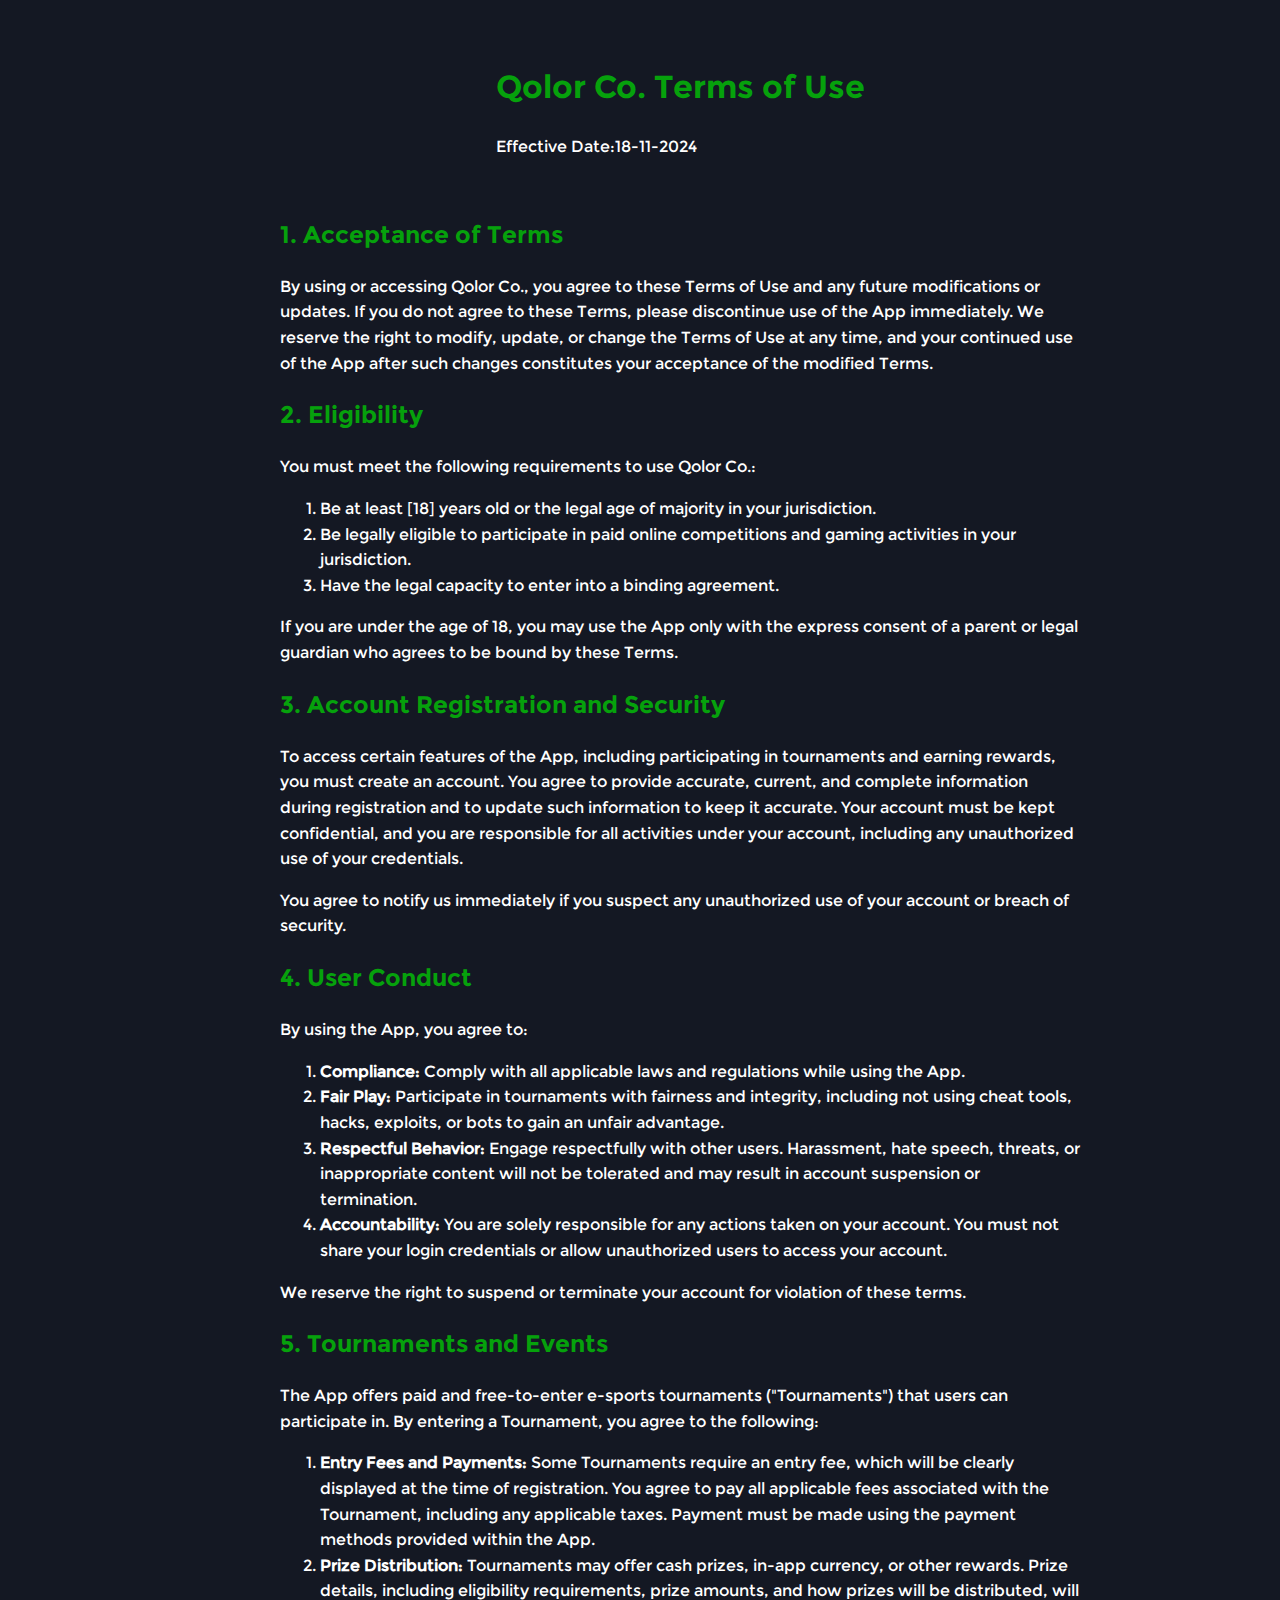
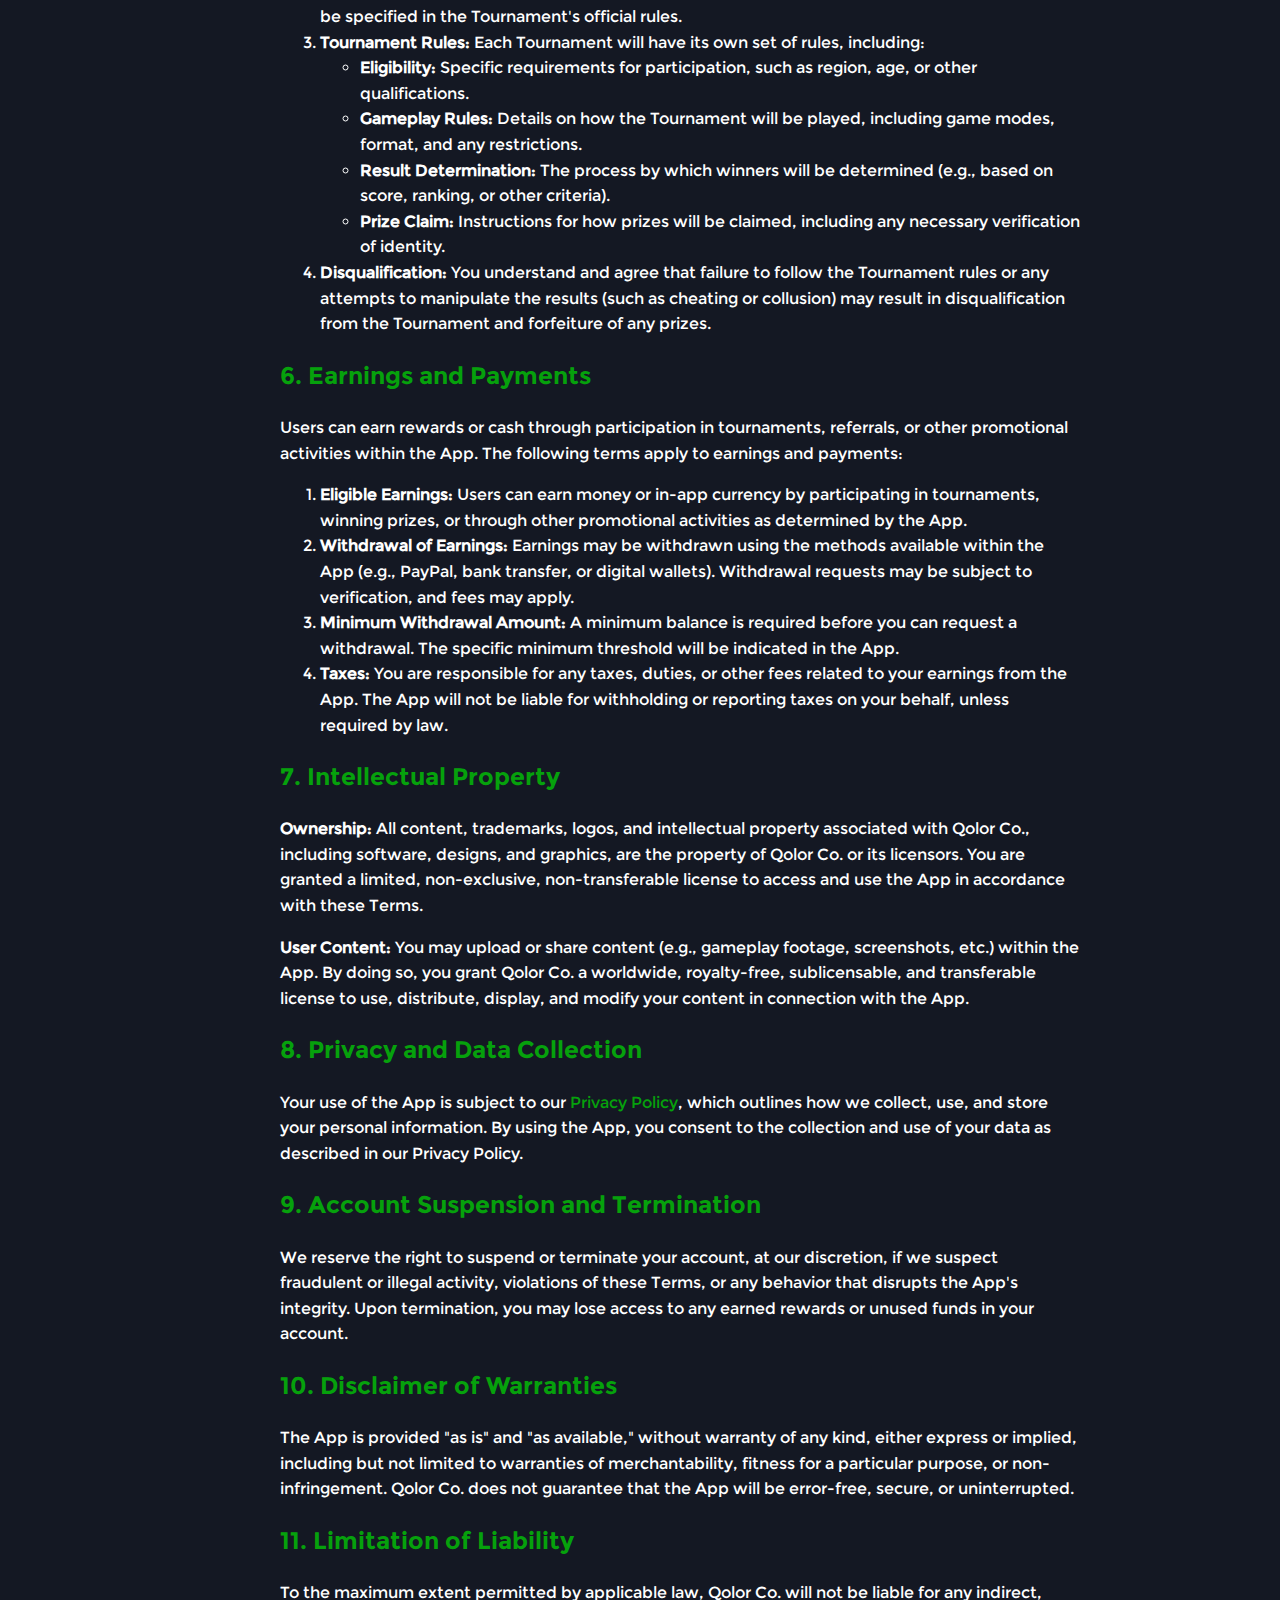
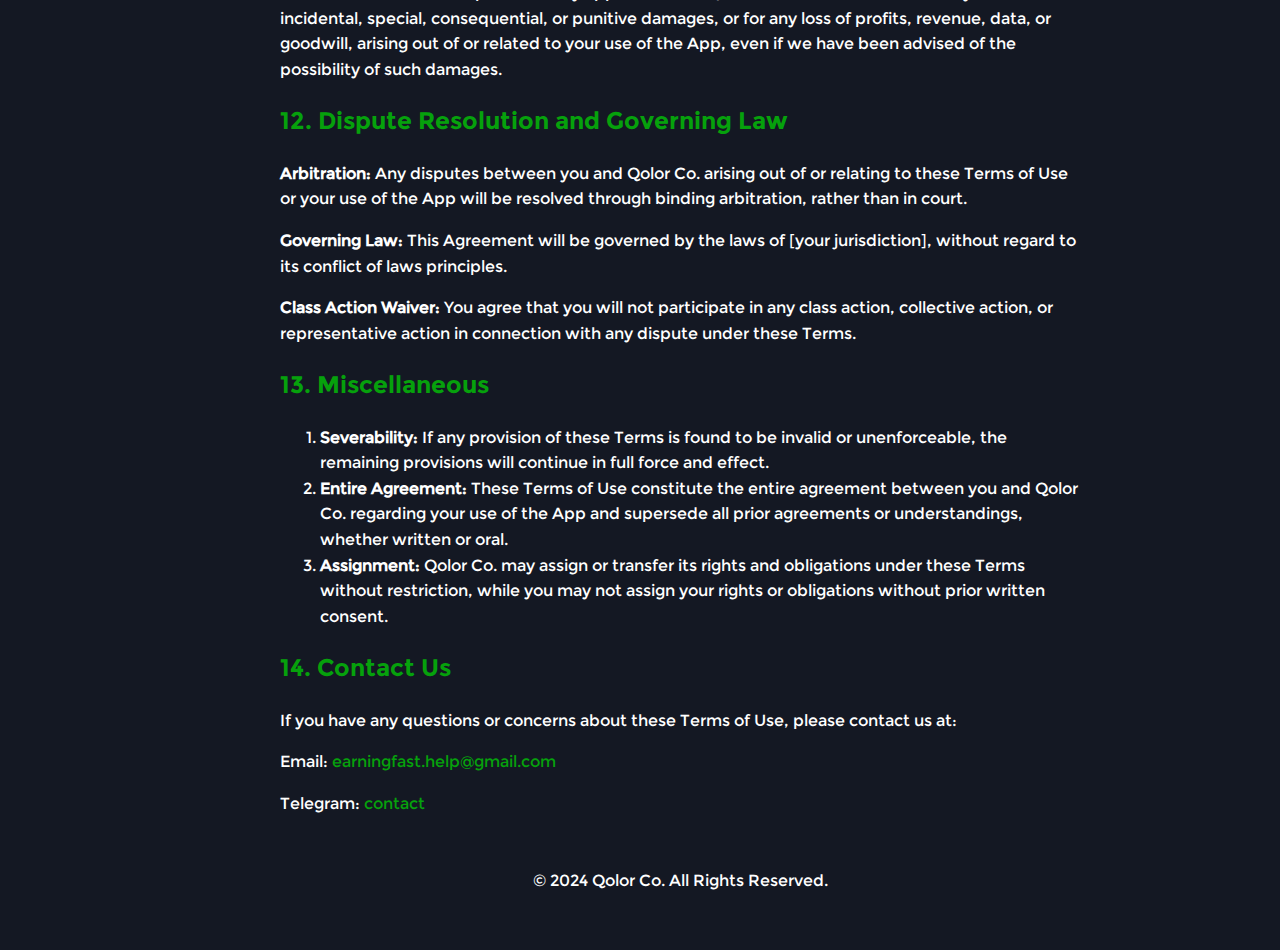
<file: terms.html>
<!DOCTYPE html>
<html lang="en">
<head>
    <meta charset="UTF-8">
    <meta name="viewport" content="width=device-width, initial-scale=1.0">
    <meta http-equiv="X-UA-Compatible" content="ie=edge">
    <title>Terms of Use - Qolor Co.</title>
    <link rel="icon" type="image/png" href="logo.png">
    <style>
::-webkit-scrollbar {
    width:5px;
  }
  
  ::-webkit-scrollbar-track {
    background:transparent;
  }
  
  ::-webkit-scrollbar-thumb {
    background:#1D1D28;
  }
  
@font-face {
        font-family: h;
        src: url(appfont2_bold.ttf);
  }
 @font-face{
   font-family:p;
   src:url(appfont2_regular.ttf);
 }
        body {
            font-family: Arial, sans-serif;
            line-height: 1.6;
            margin: 20px;
            background:#141823;
            height:fit-content;
            width:100%;
            display:flex;
            align-items:center;
            justify-content:center;
            flex-direction:column;
            padding:20px;
        }
        main{
            max-width:800px;
            padding:20px;
        }
        h1, h2, h3 {
            color:#06A10C;
            font-family:h;
        }
        p{
            color:white;
            font-family:p;
        }
        a {
            color: #06A10C;
            text-decoration: none;
            font-family:p;
        }
        a:hover {
            text-decoration: underline;
        }
        .content {
            max-width: 800px;
            margin: auto;
        }
        ol li{
            color:white;
            font-family:p;
        }
    </style>
</head>
<body>

<header>
    <h1>Qolor Co. Terms of Use</h1>
    <p>Effective Date:18-11-2024</p>
</header>

<main>
    <h2>1. Acceptance of Terms</h2>
    <p>By using or accessing Qolor Co., you agree to these Terms of Use and any future modifications or updates. If you do not agree to these Terms, please discontinue use of the App immediately. We reserve the right to modify, update, or change the Terms of Use at any time, and your continued use of the App after such changes constitutes your acceptance of the modified Terms.</p>

    <h2>2. Eligibility</h2>
    <p>You must meet the following requirements to use Qolor Co.:</p>
    <ol>
        <li>Be at least [18] years old or the legal age of majority in your jurisdiction.</li>
        <li>Be legally eligible to participate in paid online competitions and gaming activities in your jurisdiction.</li>
        <li>Have the legal capacity to enter into a binding agreement.</li>
    </ol>
    <p>If you are under the age of 18, you may use the App only with the express consent of a parent or legal guardian who agrees to be bound by these Terms.</p>

    <h2>3. Account Registration and Security</h2>
    <p>To access certain features of the App, including participating in tournaments and earning rewards, you must create an account. You agree to provide accurate, current, and complete information during registration and to update such information to keep it accurate. Your account must be kept confidential, and you are responsible for all activities under your account, including any unauthorized use of your credentials.</p>
    <p>You agree to notify us immediately if you suspect any unauthorized use of your account or breach of security.</p>

    <h2>4. User Conduct</h2>
    <p>By using the App, you agree to:</p>
    <ol>
        <li><strong>Compliance:</strong> Comply with all applicable laws and regulations while using the App.</li>
        <li><strong>Fair Play:</strong> Participate in tournaments with fairness and integrity, including not using cheat tools, hacks, exploits, or bots to gain an unfair advantage.</li>
        <li><strong>Respectful Behavior:</strong> Engage respectfully with other users. Harassment, hate speech, threats, or inappropriate content will not be tolerated and may result in account suspension or termination.</li>
        <li><strong>Accountability:</strong> You are solely responsible for any actions taken on your account. You must not share your login credentials or allow unauthorized users to access your account.</li>
    </ol>
    <p>We reserve the right to suspend or terminate your account for violation of these terms.</p>

    <h2>5. Tournaments and Events</h2>
    <p>The App offers paid and free-to-enter e-sports tournaments ("Tournaments") that users can participate in. By entering a Tournament, you agree to the following:</p>
    <ol>
        <li><strong>Entry Fees and Payments:</strong> Some Tournaments require an entry fee, which will be clearly displayed at the time of registration. You agree to pay all applicable fees associated with the Tournament, including any applicable taxes. Payment must be made using the payment methods provided within the App.</li>
        <li><strong>Prize Distribution:</strong> Tournaments may offer cash prizes, in-app currency, or other rewards. Prize details, including eligibility requirements, prize amounts, and how prizes will be distributed, will be specified in the Tournament's official rules.</li>
        <li><strong>Tournament Rules:</strong> Each Tournament will have its own set of rules, including:
            <ul>
                <li><strong>Eligibility:</strong> Specific requirements for participation, such as region, age, or other qualifications.</li>
                <li><strong>Gameplay Rules:</strong> Details on how the Tournament will be played, including game modes, format, and any restrictions.</li>
                <li><strong>Result Determination:</strong> The process by which winners will be determined (e.g., based on score, ranking, or other criteria).</li>
                <li><strong>Prize Claim:</strong> Instructions for how prizes will be claimed, including any necessary verification of identity.</li>
            </ul>
        </li>
        <li><strong>Disqualification:</strong> You understand and agree that failure to follow the Tournament rules or any attempts to manipulate the results (such as cheating or collusion) may result in disqualification from the Tournament and forfeiture of any prizes.</li>
    </ol>

    <h2>6. Earnings and Payments</h2>
    <p>Users can earn rewards or cash through participation in tournaments, referrals, or other promotional activities within the App. The following terms apply to earnings and payments:</p>
    <ol>
        <li><strong>Eligible Earnings:</strong> Users can earn money or in-app currency by participating in tournaments, winning prizes, or through other promotional activities as determined by the App.</li>
        <li><strong>Withdrawal of Earnings:</strong> Earnings may be withdrawn using the methods available within the App (e.g., PayPal, bank transfer, or digital wallets). Withdrawal requests may be subject to verification, and fees may apply.</li>
        <li><strong>Minimum Withdrawal Amount:</strong> A minimum balance is required before you can request a withdrawal. The specific minimum threshold will be indicated in the App.</li>
        <li><strong>Taxes:</strong> You are responsible for any taxes, duties, or other fees related to your earnings from the App. The App will not be liable for withholding or reporting taxes on your behalf, unless required by law.</li>
    </ol>

    <h2>7. Intellectual Property</h2>
    <p><strong>Ownership:</strong> All content, trademarks, logos, and intellectual property associated with Qolor Co., including software, designs, and graphics, are the property of Qolor Co. or its licensors. You are granted a limited, non-exclusive, non-transferable license to access and use the App in accordance with these Terms.</p>
    <p><strong>User Content:</strong> You may upload or share content (e.g., gameplay footage, screenshots, etc.) within the App. By doing so, you grant Qolor Co. a worldwide, royalty-free, sublicensable, and transferable license to use, distribute, display, and modify your content in connection with the App.</p>

    <h2>8. Privacy and Data Collection</h2>
    <p>Your use of the App is subject to our <a href="privacy.html">Privacy Policy</a>, which outlines how we collect, use, and store your personal information. By using the App, you consent to the collection and use of your data as described in our Privacy Policy.</p>

    <h2>9. Account Suspension and Termination</h2>
    <p>We reserve the right to suspend or terminate your account, at our discretion, if we suspect fraudulent or illegal activity, violations of these Terms, or any behavior that disrupts the App's integrity. Upon termination, you may lose access to any earned rewards or unused funds in your account.</p>

    <h2>10. Disclaimer of Warranties</h2>
    <p>The App is provided "as is" and "as available," without warranty of any kind, either express or implied, including but not limited to warranties of merchantability, fitness for a particular purpose, or non-infringement. Qolor Co. does not guarantee that the App will be error-free, secure, or uninterrupted.</p>

    <h2>11. Limitation of Liability</h2>
    <p>To the maximum extent permitted by applicable law, Qolor Co. will not be liable for any indirect, incidental, special, consequential, or punitive damages, or for any loss of profits, revenue, data, or goodwill, arising out of or related to your use of the App, even if we have been advised of the possibility of such damages.</p>

    <h2>12. Dispute Resolution and Governing Law</h2>
    <p><strong>Arbitration:</strong> Any disputes between you and Qolor Co. arising out of or relating to these Terms of Use or your use of the App will be resolved through binding arbitration, rather than in court.</p>
    <p><strong>Governing Law:</strong> This Agreement will be governed by the laws of [your jurisdiction], without regard to its conflict of laws principles.</p>
    <p><strong>Class Action Waiver:</strong> You agree that you will not participate in any class action, collective action, or representative action in connection with any dispute under these Terms.</p>

    <h2>13. Miscellaneous</h2>
    <ol>
        <li><strong>Severability:</strong> If any provision of these Terms is found to be invalid or unenforceable, the remaining provisions will continue in full force and effect.</li>
        <li><strong>Entire Agreement:</strong> These Terms of Use constitute the entire agreement between you and Qolor Co. regarding your use of the App and supersede all prior agreements or understandings, whether written or oral.</li>
        <li><strong>Assignment:</strong> Qolor Co. may assign or transfer its rights and obligations under these Terms without restriction, while you may not assign your rights or obligations without prior written consent.</li>
    </ol>

    <h2>14. Contact Us</h2>
    <p>If you have any questions or concerns about these Terms of Use, please contact us at:</p>
    <p>Email: <a href="mailto:earningfast.help@gmail.com">earningfast.help@gmail.com</a></p>
    <p>Telegram: <a href="https://t.me/ninthfail" target="_blank">contact</a></p>
</main>

<footer>
    <p>&copy; 2024 Qolor Co. All Rights Reserved.</p>
</footer>

</body>
</html>
</file>
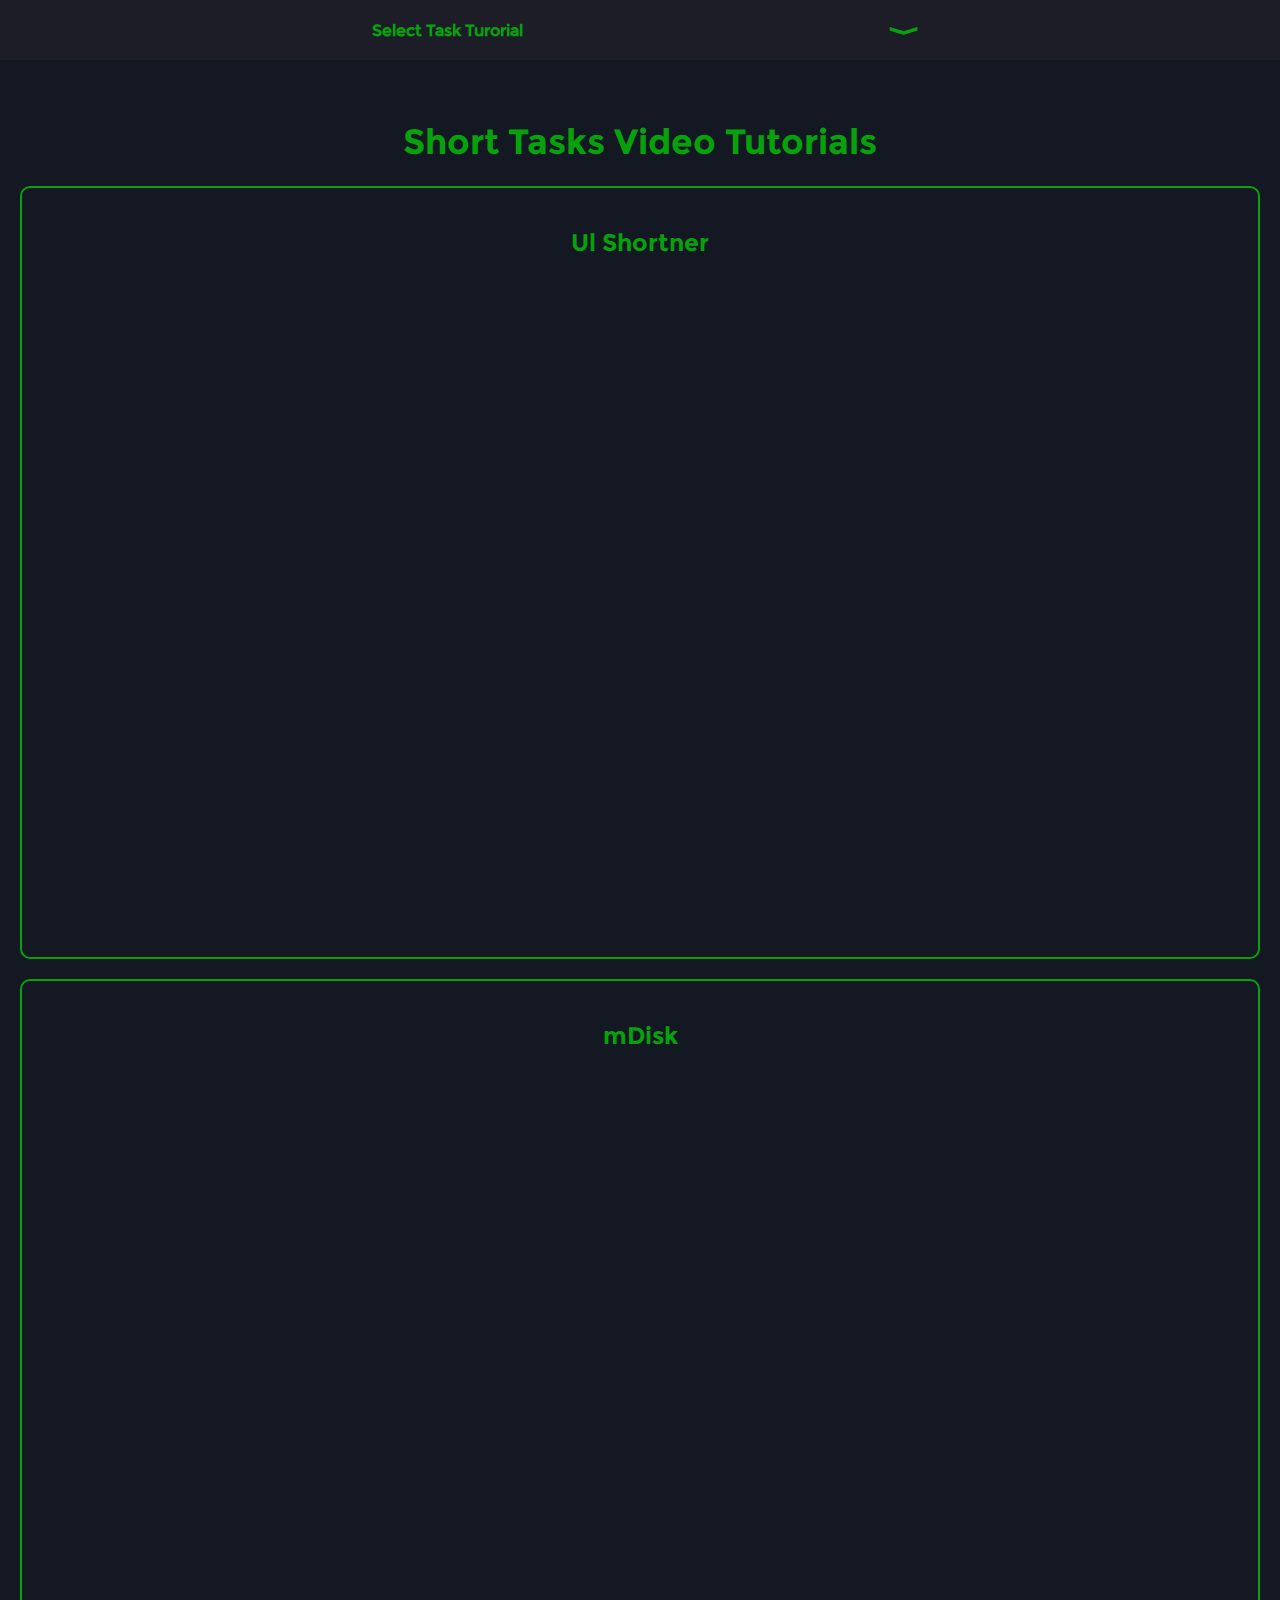
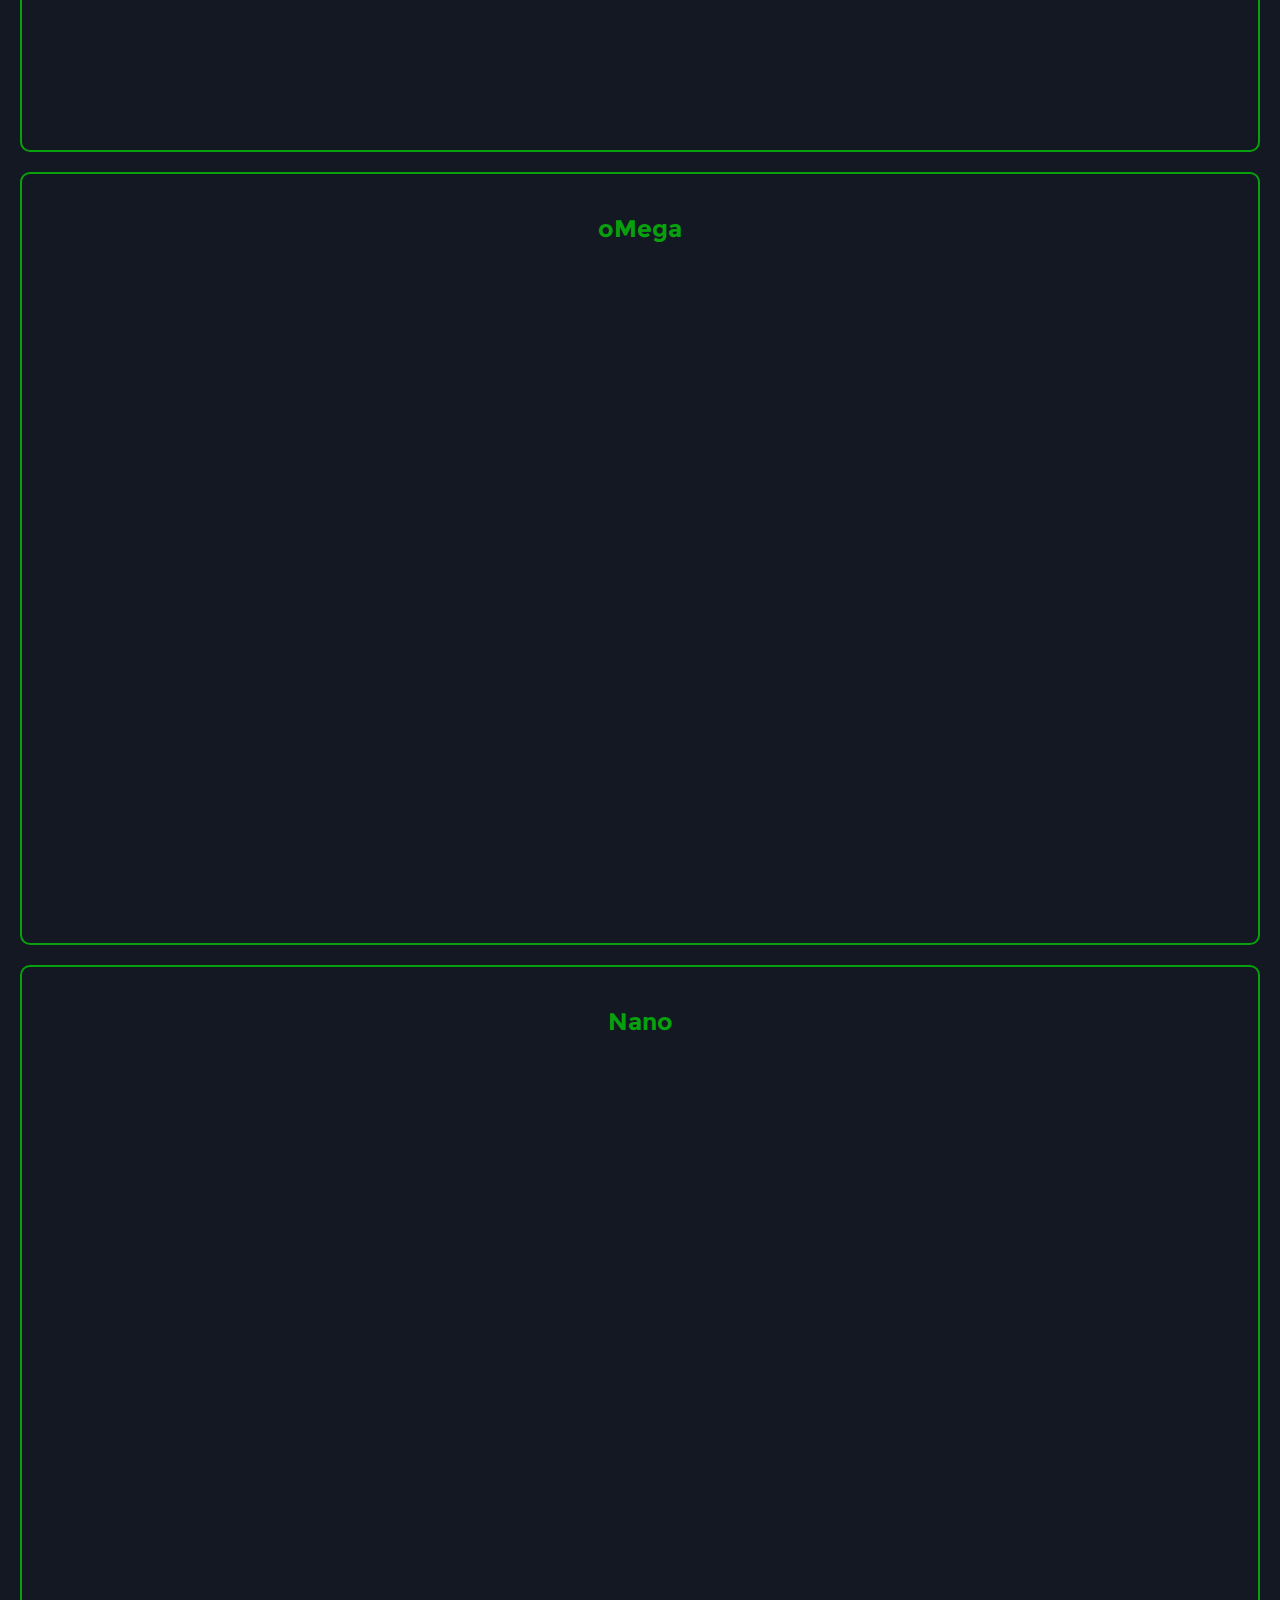
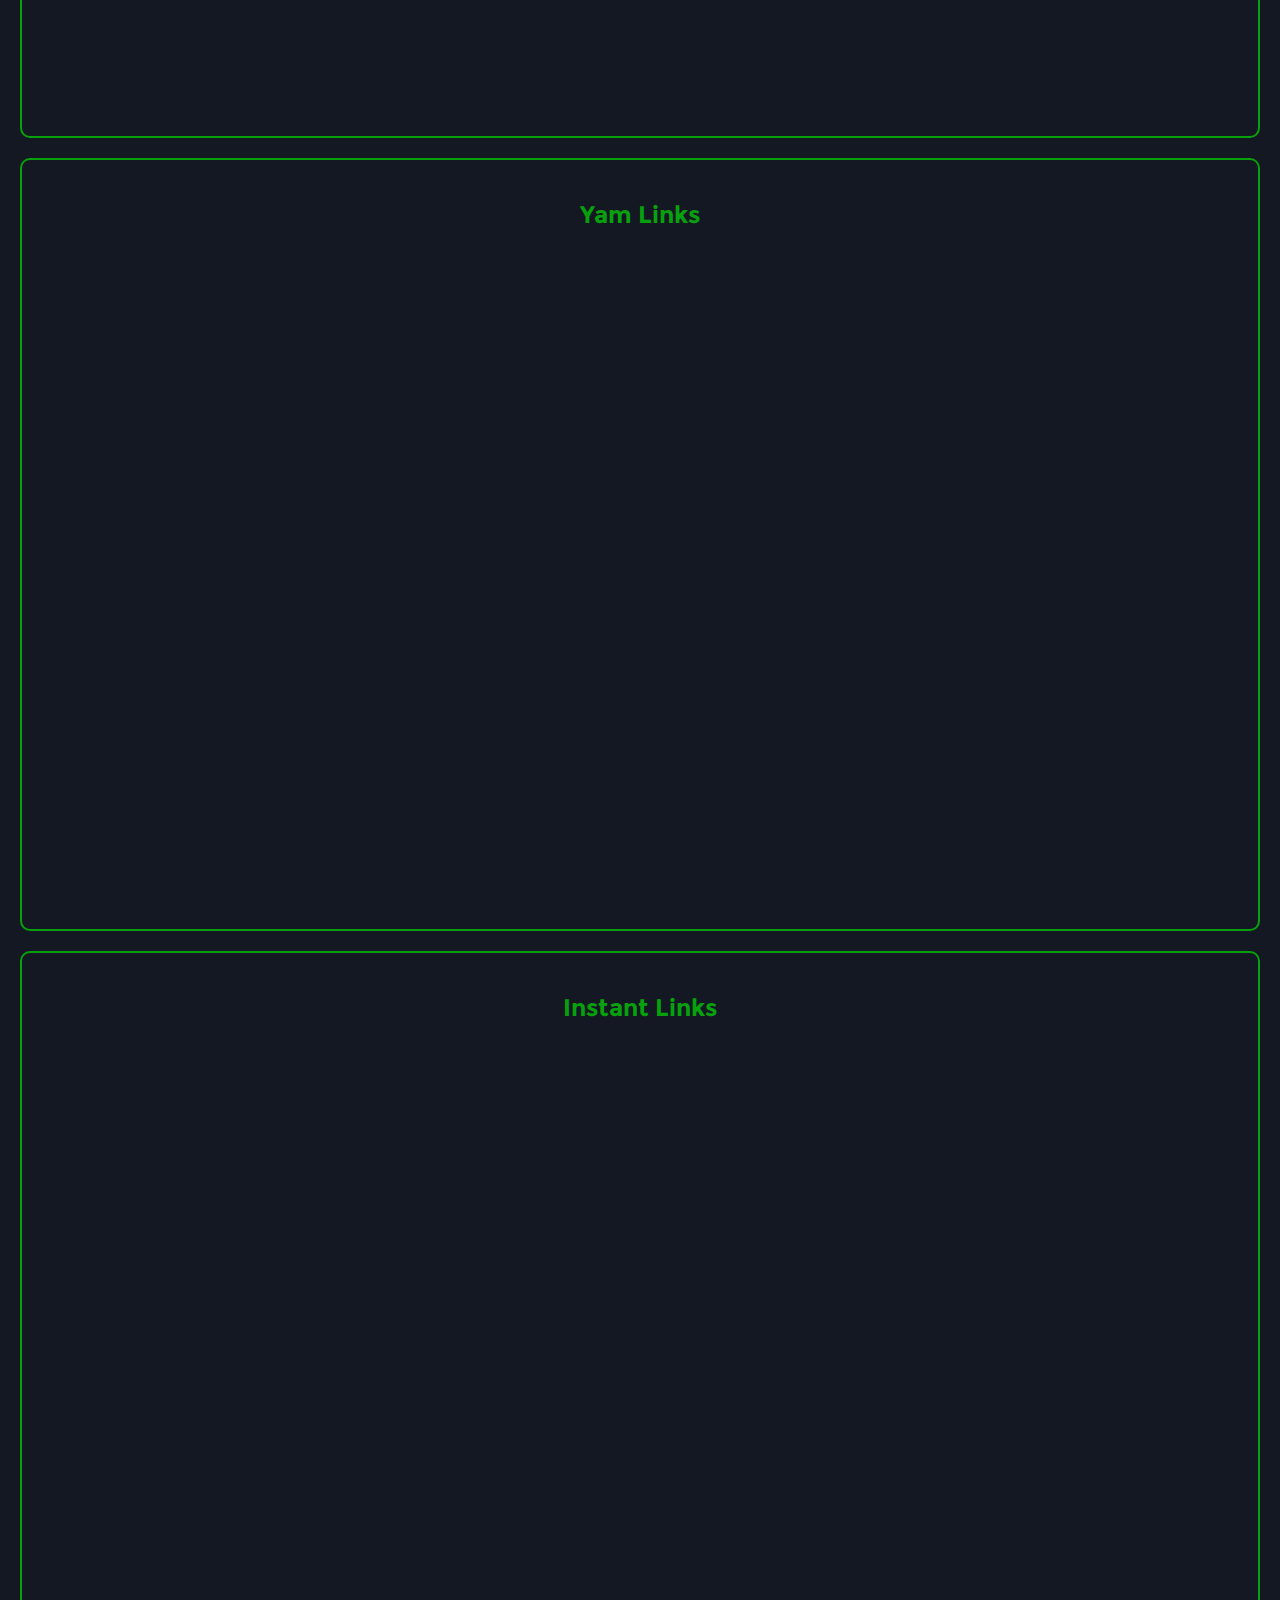
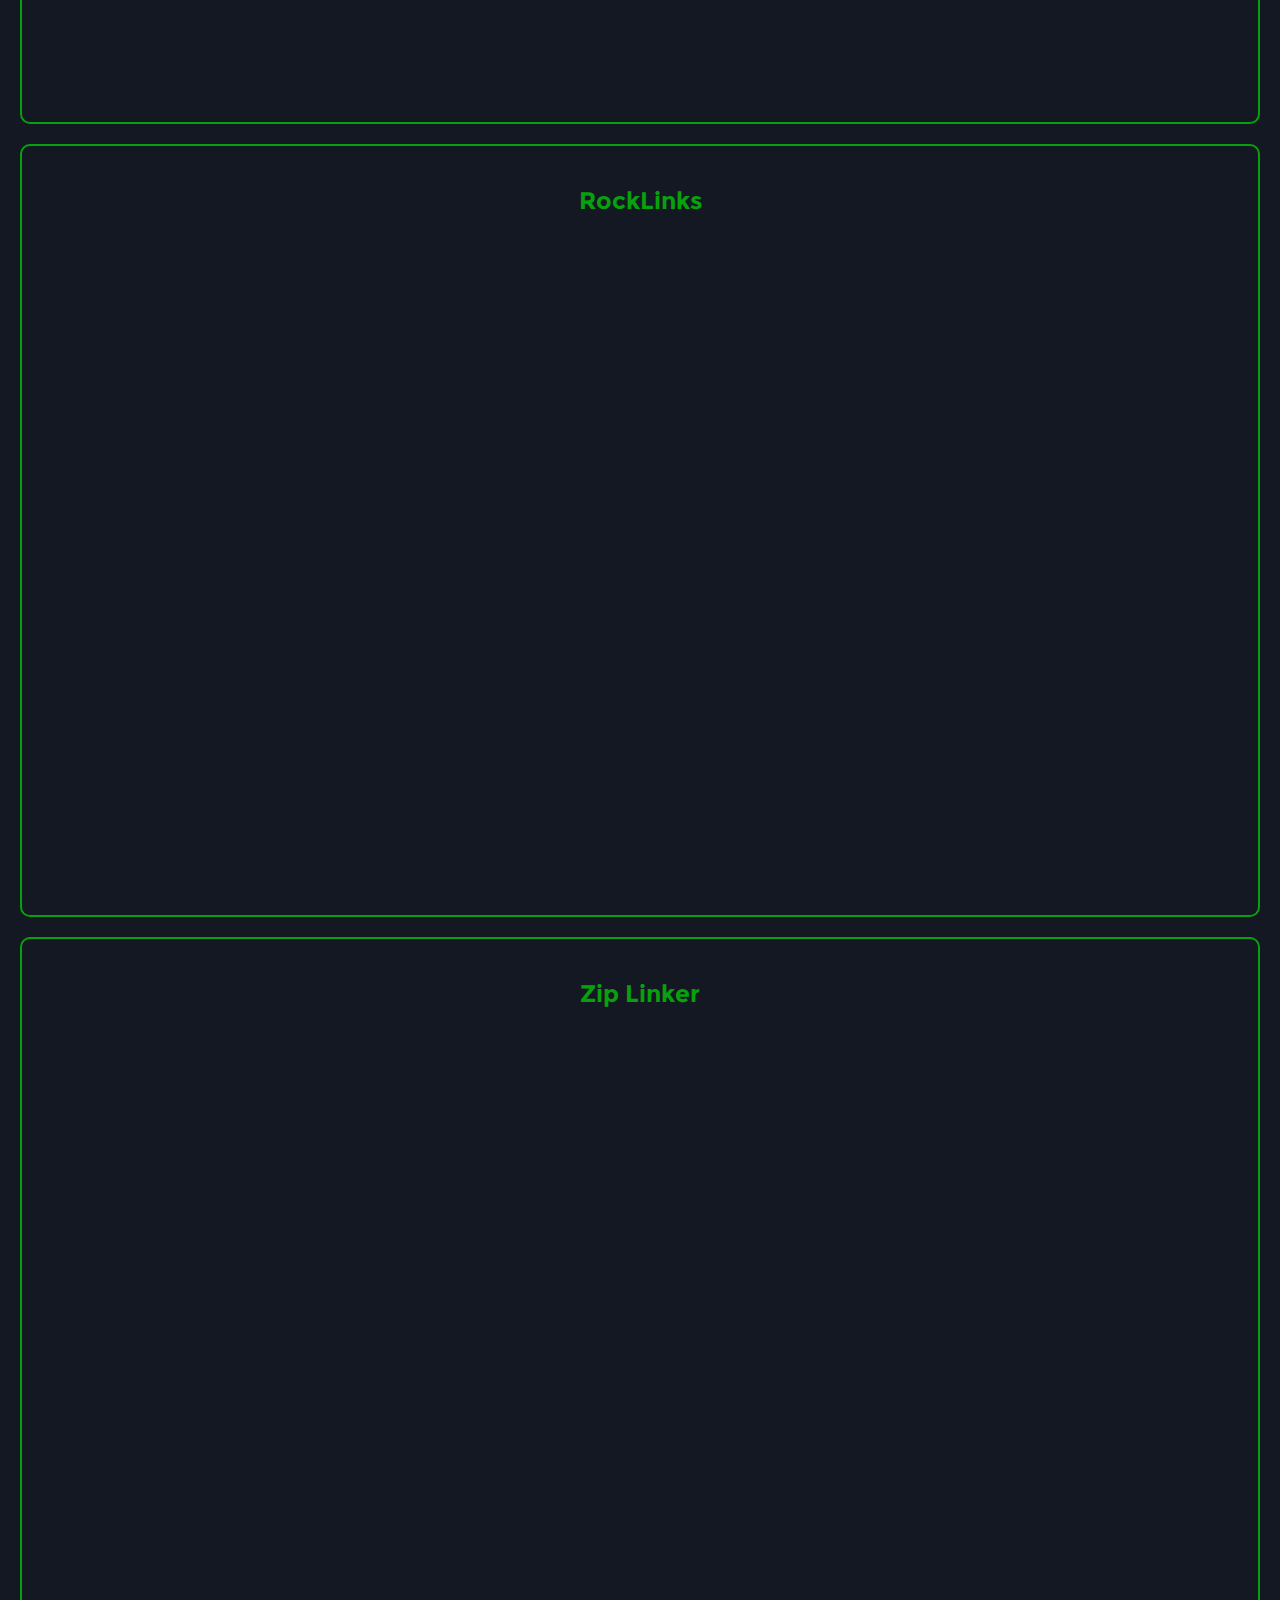
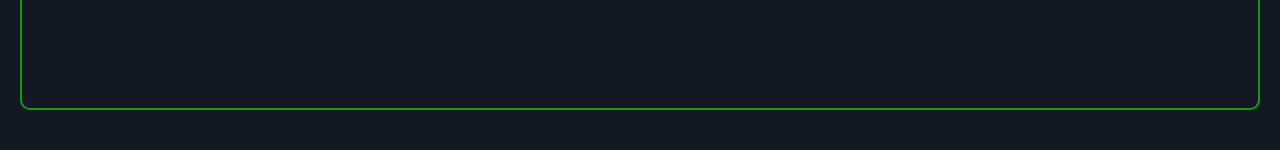
<file: tutorials.html>
<!DOCTYPE html>
<html lang="en">
<head>
  <link rel="icon" type="image/png" href="logo.png">
    <meta charset="UTF-8">
    <meta name="viewport" content="width=device-width, initial-scale=1.0">
    <title>Task Video Tutorials</title>
    <style>
        @font-face {
            font-family: h;
            src: url('appfont2_bold.ttf');
        }
        @font-face {
            font-family: p;
            src: url('appfont2_regular.ttf');
        }
  html{
    scroll-behavior: smooth;
  }
  
        body {
            font-family: p, Arial, sans-serif;
            background-color:#141823;
            color:#06A10C;
            margin: 0;
            padding:20px 20px;
        }
        .heading{
            text-align: center;
            color:#06A10C;
            font-family: h, Arial, sans-serif;
          margin-top:100px;
          font-size:35px;
        }
  h1{
    color:#06A10C;
    font-size:16px;
  }
.btns  h1:nth-child(2){
  transform:rotate(270deg);
  font-size:25px;
  transition:.5s;
  font-family:h;
} 
#tskbtn{
  font-size:30px;
  cursor: pointer;

}
        .task {
            margin: 20px 0;
            padding: 20px;
            background-color#141823;
            border: 2px solid #06A10C;
            border-radius: 10px;
        }
        .task h2 {
            color: #06A10C;
            text-align: center;
            font-family: h, Arial, sans-serif;
        }
        iframe {
            display: block;
            margin: 20px auto;
            border: none;
            border-radius: 10px;
            width: 100%;
            height:640px; /* Adjust height for portrait mode */
        }
  .btns{
    height:60px;
    width:100%;
    background:#1D1D28;
    display:flex;
    align-items:center;
    justify-content:space-evenly;
    position:fixed;
    top:0;
    left:0;
    z-index:40;
  }
  .btns a{
    height:30px;
    width:80px;
    background:red;
    color:white;
    text-decoration:none;
    text-align:center;
    margin-left:2px;
    margin-right:2px;
    line-height:30px;
  }
  .mobile_links{
  height:100vh;
  width:60%;
  background:#1D1D28;
  display:flex;
  justify-content: center;
  align-items: center;
  position:fixed;
  z-index:30;
  top:-100vh;
  right:0;
  transition: .5s;
}
.mobile_links ul{
  height:400px;
  width:100%;
  background:#1D1D28;
  display:inline;
  align-items:center;
  justify-content:space-between;
  list-style: none;
}

.mobile_links ul li{
  text-align:center;
  width:100%;
  margin-bottom: 15px;
}

.mobile_links ul li a{
  color:#06A10C;
  margin-left:15px;
  font-size:20px;
  font-weight:bold;
  text-decoration: none;
  cursor:pointer;
  font-family:p;
  position:relative;
  text-align:center;
  margin-bottom:15px;
  width:100%;
}
.mobile_links ul li a::before{
  content:" ";
  background:#06A10C;
  height:3px;
  width:0;
  position:absolute;
  bottom:-3px;
  left:0;
  transition: 1.5s;
}

.mobile_links ul li a:hover::before{
  width:100%;
}
 
        @media (max-width: 600px) {
            iframe {
                width: 100%;
                height:640px;
              max-width:360px;
            }
        }
    </style>
</head>
<body>
    <h1 class="heading">Short Tasks Video Tutorials</h1>
  <div class="btns">
    <h1>Select Task Turorial</h1>
    <h1 id="tskbtn">⟨
    </h1>
  </div>

    <div class="task" id="ulshortner">
        <h2>Ul Shortner</h2>
        <iframe src="https://www.youtube.com/embed/q84WYbld6ts?si=r-t0ibulQI-6xzeU" allowfullscreen></iframe>
    </div>

    <div class="task" id="mdisk">
        <h2>mDisk</h2>
        <iframe src="https://www.youtube.com/embed/9xxD2SIlCZw?si=X4bMcWcm7du7o728" allowfullscreen></iframe>
    </div>

    <div class="task" id="oMega">
        <h2>oMega</h2>
        <iframe src="https://www.youtube.com/embed/p5R0GPdARvY?si=ItoE7_ioM3CQDG_9" allowfullscreen></iframe>
    </div>

    <div class="task" id="nano">
        <h2>Nano</h2>
        <iframe src="https://www.youtube.com/embed/DR4cebE-AwU?si=YYw4y30vtnHUtPgo" allowfullscreen></iframe>
    </div>
   <div class="task" id="yam">
        <h2>Yam Links</h2>
        <iframe src="https://www.youtube.com/embed/dOVqaszXzWI?si=P1_ZjRYsKKjuSFtb" allowfullscreen></iframe>
    </div>
   <div class="task" id="instant">
        <h2>Instant Links</h2>
        <iframe src="https://www.youtube.com/embed/fKBE6lk50KY?si=BS4dpitBDlO2XBIj" allowfullscreen></iframe>
    </div>
   <div class="task" id="rocklink">
        <h2>RockLinks</h2>
        <iframe src="https://www.youtube.com/embed/4ynr1jZWLKs?si=-XqbuoWFRW5op7Tl" allowfullscreen></iframe>
    </div>
    <div class="task" id="ziplinker">
        <h2>Zip Linker</h2>
        <iframe src="https://www.youtube.com/embed/wJ2TvD7pOfI?si=mOVmDp6Q9lUavkOZ" allowfullscreen></iframe>
    </div>

  <div class="mobile_links" id="menu">
        <ul>
          <li><a href='#ulshortner' >Ul Shortner</a></li>
          <li><a href='#mdisk' >mDisk</a></li>
          <li><a href='#oMega'>oMaga </a></li>
          <li><a href='#nano'>Nano</a></li>
          <li><a href='#yam'>Yam Links</a></li>
          <li><a href='#instant'>Instant Link</a></li>
          <li><a href='#rocklink'>RockLinks</a></li>
          <li><a href='#ziplinker'>Zip Linker</a></li>
            
        </ul>
      </div>
  
  <script>
  var a=1;
var btn=document.getElementById("tskbtn");
var mobile_menu=document.getElementById("menu");

btn.addEventListener("click", myFunction);

function myFunction() {
    if(a==1){
         mobile_menu.style.top=60+"px";
        btn.innerHTML="⟩";
        a=0;
    }else{
        mobile_menu.style.top=-100+"vh";
        btn.innerHTML="⟨";
        a=1;
    }
}
  </script>
</body>
</html>
</file>
<file: style.css>
*{
    margin: 0;
    padding: 0;
    box-sizing: border-box;
    scroll-behavior: smooth;
    transition:.3s;
}
.ads{
    width: 468px;
    height: 90px;
    background-color: lightblue;
    display: flex;
    justify-content: center;
    align-items: center;
    text-align: center; /* Ensures text is centered */
}
a{
    text-decoration:none;
}
@media(min-height:900px){
    .container{
        height:fit-content;
    }
}
@font-face {
    font-family: QolorBold;
    src: url(appfont2_bold.ttf);
  }
  @font-face {
    font-family: Qolor;
    src: url(appfont2_regular.ttf);
  }
::-webkit-scrollbar {
    width:5px;
  }
  
  ::-webkit-scrollbar-track {
    background:transparent;
  }
  
  ::-webkit-scrollbar-thumb {
    background:#141823;
  }
  
body{
    background:#141823;
}
.container{
    background:transparent;
    height:fit-content;
    width: 100%;
    margin-bottom:25px;
}
.nav{
    height:60px;
    width:100%;
    background:#1D1D28;
    display: flex;
    align-items: center;
    justify-content: space-between;
    position:fixed;
    top:0;
    left:0;
    z-index:10;
    border-bottom-left-radius:30px;
    border-bottom-right-radius:30px;
    padding-right:20px;
}
.nav div{
    height: 100%;
    width:200px;
    display: flex;
    justify-content: left;
    align-items: center;

}
.nav div span{
    font-size: 20px;
    font-weight:bold;
    color: white;
    margin-left: 2px;
    font-family: QolorBold;
}
.nav div .logo{
    height:50px;
    width:50px;
    border-radius: 50%;
    margin-left: 10px;
}
.nav .menu{
    height:100px;
    width:60%;
}
.nav .menu ul{
    display: flex;
    list-style: none;
    height:100px;
    width:100%;
    align-items: center;
    justify-content: right;
}

.nav .menu ul li a{
    color:white;
    font-size: 20px;
    font-weight:300;
    margin-left: 10px;
    margin-right: 10px;
    text-decoration: none;
    font-family: QolorBold;
    position: relative;
}
.nav .menu ul li a::before{
    height:2px;
    width:0%;
    position: absolute;
    content: " ";
    bottom: -3px;
    background:#06A10C;
    transition: .5s ease-in-out;
}

.nav .menu ul li a:hover::before{
width:100%;
}
.menu_btn{
    display:none;
}
.content{
    height:100vh;
    width:100%;
    background:transparent;
    display:flex;
    align-items: center;
    justify-content: center;
}
.main_content,.main_image{
    height:50vh;
    width:45%;
    
    
}
.main_image{
    background:transparent;
    display: flex;
    align-items: center;
    justify-content: center;
}
.main_image img{
height:40vw;
width:40vw;
border-radius:50%;
filter: saturate(2);
}
.main_content{
    background:transparent;
    text-align: center;
    height:400px;
    padding:10px 10px 10px 10px;
    display:flex;
    flex-direction:column;
    align-items: center;
    justify-content: center;
}
.main_content h1{
    color:White;
    font-family: QolorBold;
    margin-bottom: 30px;
    text-align: center;
    font-size:2vw;
}
.main_content p{
    color:#06A10C;
    font-family: Qolor;
    font-size:1vw;
    
}
.main_content .sonar-emitter{
    height:45px;
    width:18vw;
    margin-top:50px;
    color:white;
    background:#06A10C;
    border-radius:90px;
    border:.5px solid white;
    font-size:1.5vw;
    font-family:QolorBold;
    text-decoration:none;
    line-height:40px;
    animation: btn_shap 1s infinite;
    transition: .3s ease-in-out;
    display:flex;
    align-items:center;
    justify-content:center;
    
}
.download_btn:hover{
    background:#000201;
}



.partners{
    height:fit-content;
    width:100%;
    color:white;
    background:transparent;
    text-align: center;
    margin-top:20px;
}
.partners #our_parteners{
    height:200px;
    width:100%;
    background:transparent;
    display: flex;
    align-items: center;
    justify-content:center;
    padding: 10px 10px 10px 10px;
}
.partners #our_parteners marquee{
    display:flex;
}
.partners #our_parteners .card img{
height:100px;
width: 100px;
margin-left:20px;
margin-right:20px;
cursor: pointer;
border:5px solid rgb(255, 255, 255);
border-radius:50%;
}

.partners #our_parteners .card{
    display:flex;
    padding:20px;
    height:fit-content;
    align-items:center;
    justify-content:center;
}

.partners #our_parteners .card .card_info{
    display:flex;
    flex-direction:column;
    align-items:center;
    justify-content:center;
}

.partners #our_parteners .card .card_info h1{
    font-family:Qolor;
    color: #06A10C;
    margin-bottom:20px;
}
.partners #our_parteners .card .card_info p{
    font-family: QolorBold;
    color:white;
    margin-bottom:20px;

}

.partners h1{
    width:100%;
    text-align: center;
    font-family: QolorBold;
    font-size: 25px;
    color:white;
}

.features{
    height:fit-content;
    width:100%;
    background:transparent;
    text-align: center;
    padding:25px 25px 25px 25px;
}
.features h1{
font-size:25px;
color: white;
font-family:QolorBold;
width:100%;
line-height:40px;
height:40px;
background:transparent;
text-align: center;
}

.features .features_info{
    height:fit-content;
    width:100%;
    background:transparent;
    display: flex;
    align-items: center;
    justify-content: center;
    flex-wrap: wrap;
    margin-bottom:30px;
    padding:10px;
}
.features .features_info div{
background:#1D1D28;
color:rgb(15, 5, 5);
height:270px;
margin:30px;
padding:20px;
border-radius:10PX;
padding: 10px 10px 10px 10px;
position:relative;
flex: 1 1 25%;
}




.features .features_info div h2{
    color:#06A10C;
    font-size:20px;
}
.features .features_info div::after{
position:absolute;
top:0;
left:0;
content:"";
height: 270px;
width:100%;
background:linear-gradient(to bottom,#FF000000,#FF000000);
z-index:2;
}

.features .features_info div img,.features .features_info div h2,.features .features_info div p{
    margin-bottom: 15px;
}
.features .features_info div img{
height:100px;
width:100px;
border-radius:50px;
transition: .3s ease-in-out;
}

.features .features_info div:hover img{
    height:85px;
    width:85px;

}

#uiimage{
    border-radius:0;
}
.features .features_info div h2{
    font-family: QolorBold;
}
.features .features_info div p{
    font-family: Qolor;
    color:#ffffff;
}

.app_info{
    height:fit-content;
    width:100%;
    background:transparent;
    text-align: center;
    margin-top:25px;
    display: flex;
    flex-direction: column;
    align-items: center;
    justify-content: center;
    margin-bottom:30px;
}
.app_info div{
    height:fit-content;
    width:100%;
    background:transparent;
   

}
.app_info h1{
    font-size:25px;
    color: white;
    margin-bottom: 20px;
    font-family:QolorBold;
    width:100%;
    line-height:40px;
    height:40px;
    background:transparent;
    text-align:center;
}
.app_info .future_products{
    height:fit-content;
    width:100%;
    background:transparent;
    display: flex;
    align-items: center;
    justify-content: center;

}
.app_info .future_products div{
    height:270px;
    width:100%;
    display: flex;
    margin:25px;
    flex-direction: column;
    align-items: center;
    justify-content:space-around;
    overflow: hidden;
    position: relative;
    background:#1D1D28;
    border-radius:10px;
}
.app_info .future_products div h2{
    font-size:20px;
    color:#06A10C;
    width:100%;
    background:transparent;
    font-family:QolorBold;
}
.app_info .future_products div img{
height: 100px;
width:100px;
border-radius:50%;
border:5px solid rgb(255, 255, 255);
}
.app_info .future_products div .fake_btn{
height:30px;
color:white;
background:#06A10C;
width:150px;
font-size:18px;
text-align:center;
line-height:30px;
cursor: pointer;
border-radius:20px;
}
.app_info .future_products div .info{
    height:300px;
    width:100%;
    position:absolute;
    padding: 10px 10px 10px 10px;
    top:-330px;
    left:-25px;
    background:linear-gradient(to bottom,#01070c,#06233b75);
    z-index: 2;
    color:#06A10C;
    transition:.5s ease-in-out;
    font-family: serif;
    border: none;
}
.app_info .future_products div .info h1{
    width:100%;
    height:40px;
    font-family:QolorBold;
}
.app_info .future_products div .info p{
    width:75%;

    font-family:Qolor;
}
.app_info .future_products div .fake_btn:hover .info,.app_info .future_products div:hover .info{
    top:-30px;
}
.app_info .future_products div:hover .fake_btn{
    scale:1.2;
}


.app_num h1{
    color:White;
    font-family: Qolor;
    font-size:25px;
    text-align: center;
}
.app_data{
    height:350px;
    width:100%;
    display: flex;
    align-items: center;
    justify-content: center;
    flex-wrap: wrap;
   
}
.app_data div{
    height:150px;
    width:auto;
    display: flex;
    align-items: center;
    justify-content: center;
    flex-direction: column;
    flex-wrap: wrap;
    margin-left: 20px;
    margin-right: 20px;
    background: #1D1D28;
    flex: 1 1 35%;
}
.app_data div h1{
 font-size:30px;
 font-family: QolorBold;
 color:white;
}
.app_data div span{
    font-size:20px;
    color:#06A10C;
    font-family: QolorBold;
    text-align: center;
}

.footer{
    height:fit-content;
    width:100%;
    display: flex;
    align-items: center;
    justify-content:space-between;
    background:transparent

}
.footer .ftinner{
    height:fit-content;
    width:300px;
    background:transparent;
    padding:12px;
}
.footer .ftinner h1{
    font-family: QolorBold;
    color:#06A10C;
    font-size: 25px;
    margin-bottom:10px ;
}
.footer .ftinner p{
    font-family: Qolor;
    color:white;
    font:15px;
    
}

.footer .ftinner:nth-child(1) img{
    height:60px;
    width:60px;
    border:3px solid white;
    border-radius:50%;
} 
.footer .ftinner ul{
    list-style: none;
    height:fit-content;
    width:100%;
    display:flex;
    flex-direction:column;
    align-items: center;
    justify-content:center;
}
.footer .ftinner ul li{
    list-style: none;
    height:40px;
    line-height:40px;
    width:100%;
    text-align:center;
}
.footer .ftinner ul li a{
height:25px;
width:100%;
text-decoration: none;
color:#ffffff;
font-size:20px;
line-height:10px;
font-family: Qolor;
transition:.3s;
}
.footer .ftinner ul li:hover a{
color:#06A10C;
}

.footer .ftinner:nth-child(3) h1{
   text-align: right;
   width:100%;
   margin-bottom:10px;

}
.footer .ftinner:nth-child(3) ul{
    float:right;
    margin-top:10px;
    padding-right:10px;
}
.footer .ftinner:nth-child(3) ul li a{
    float:right;
    margin-top:10px;
    text-align: right;
}
.footer .ftinner:nth-child(2) h1{
    text-align: center;
}

.main_footer{
    height:30px;
    width:100%;
    text-align:center;
    color:#06A10C;
    font-family:Qolor;
    font-size:16px;
    display:flex;
    align-items: center;
    justify-content: center;

}
#menu_shutter{
    display:none;
}

.gototop{
    height:60px;
    width:60px;
    font-size:25px;
    color:white;
    position: fixed;
    bottom:60px;
    right:150px;
    background:#1D1D28;
    border: 3px solid #000201;
    border-radius: 50%;
    text-decoration: none;
    text-align:center;
    line-height:55px;
    transform:rotate(-90deg);
    z-index:200;
    display:none;
}
.main{
    height:fit-content;
    width:100%;
    text-align:center;
    margin-top:100px;
}
.main h1{
    color:#06A10C;
}
.main .ptnr_box{
    height:fit-content;
    width:100%;
    display:flex;
    align-items:center;
    justify-content:center;
    flex-wrap: wrap;
}
.main .ptnr_box .partenrs{
    height:550px;
    flex:1 1 45%;
    display:flex;
    flex-direction:column;
    align-items:center;
    margin:30px;
    background:#1D1D28;
    padding:20px;
    border: 3px solid oldlace;
    border-radius:20px;
}

.main .ptnr_box .partenrs img{
height:200px;
width:200px;
border-radius:50%;
margin-bottom:20px;
}
.main .ptnr_box .partenrs h2{
font-family:QolorBold;
color:#06A10C;
font-size:30px;
margin-bottom:10px;
}

.main .ptnr_box .partenrs lable{
    font-family:QolorBold;
    color:#06A10C;
    font-size:20px;
    margin:10px;
    }
    .main .ptnr_box .partenrs lable span{
        font-family:QolorBold;
        color:#a84503;
        font-size:20px;
    }
    .main .ptnr_box .partenrs p span{
        font-family:QolorBold;
        color:#910303;
        font-size:20px;
    }

    .main .ptnr_box .partenrs p{
        color:#ffffff;
        font-family:Qolor;
        margin-bottom:35px;
    }
    .main .ptnr_box .partenrs a,.partners #our_parteners .card .card_info a{
        height:40px;
        width:200px;
        color:white;
        background:#06A10C;
        display:flex;
        align-items:center;
        justify-content:center;
        font-size:18px;
        font-family:Qolor;
        text-decoration:none;
        border-radius:90px;
        transition:.3s;
        font-weight: bold;
    }

    .main .ptnr_box .partenrs a:hover,.partners #our_parteners .card .card_info a:hover{
        color:black;
    }

    .imgslider{
        height:fit-content;
    }
    .imgslider h1{
        color:white;
        text-align:center;
        font-size:25px;
        width:100%;
        margin-bottom:20px;
        font-family: Qolorbold;

    }
    .slider {
    position: relative;
    width:100%;
    height:100vh;
    margin:0;
    overflow: hidden;
    background:transparent;
    padding:0;
  }
  .slides {
    display: flex;
    transition: transform 0.5s ease-in-out;
    cursor:grab;
  }
  
  .slide {
    min-width: 100%;
    box-sizing: border-box;
    background:transparent;
    display: flex;
    align-items:center;
    justify-content: space-between;
  }
  .slide .screenshot{
    height:100vh;
    width:30%;
    background:transparent;
    display:flex;
    flex-direction:column;
    padding:30px;
    align-items: center;
    justify-content: center;
  }
  .slide .screenshot img {
    width:60%;
    height:500px;
    display: block;
    border-radius:20px;
    margin-left:50px;
    transition:.3s;
    border:3px solid white;
  }
  .slide .screenshot img:hover{
    scale:1.1;
  }
  .slide .steps{
    height:fit-content;
    width:60%;
    background-color:transparent;
    align-items:center;
    display:flex;
    flex-direction:column;
  }

  .slide .steps p{
    text-align: center;
    font-size:18px;
    color:sienna;
    font-family:Qolor; 
  }

  .slide .steps h1{
    width:100%;
    color:white;
    text-align: center;
    font-family: Qolorbold;
  }

  .slide .steps ul{
    background:transparent;
    height:fit-content;
    width:60%;
    color:blue;
    list-style: none;
    margin-top:40px;
  }
  .slide .steps ul li{
    height:35px;
    width:100%;
    font-size:18px;
    color:#06A10C;
    margin:20px;
    text-align:left;
    font-family: Qolorbold;
    padding-left:30px;
    line-height:35px;
  }

  .prev, .next {
    position: absolute;
    top: 50%;
    transform: translateY(-50%);
    background:#011c206b;
    color: white;
    border-radius:10px;
    padding: 10px;
    cursor: pointer;
    z-index: 1;
    width:100px;
    height:40px;
    font-size:25px;
    line-height:20px;
    font-family:Qolor;

  }
  
  .prev {
    left: 10px;
    cursor: pointer;
  }
  
  .next {
    right: 10px;
    cursor: pointer;
  }
  #floating_button{
    width:100%;
    height:200px;
    background-color: #1D1D28;
    display:flex;
    align-items:center;
    justify-content:center;
    flex-direction: column;
    bottom:0;
    left:0;
    z-index:3;
  }

  #floating_button h1{
    width:100%;
    text-align:center;
    color:#06A10C;
    margin-bottom:35px;
    font-family: QolorBold;
    font-size:2vw;
  }

  #floating_button a{
    width:200px;
    text-align:center;
    color:white;
    margin-top:15px;
    font-size:1vw;
    font-family:qolor;
    background:#06A10C;
    height:35px;
    line-height:35px;
    border-radius:90px;
  }

  #floating_button a:hover{
    background: #000201;
  }

  


    @media(min-height:1280px){
        .content{
            height:fit-content;
        }
        .slider {
            position: relative;
            width:100%;
            height:fit-content;
            margin:0;
            overflow: hidden;
            background:transparent;
            padding:0;
          }
          .slide .screenshot{
            height:fit-content;
          }
          .slide .screenshot img {
            width:70%;
            height:300px;
            margin-left:100%;
            display: block;
            border-radius:20px;
            transition:.3s;
          }

          .slides{
            margin:50px;
          }
          .slide .steps ul li{
            height:25px;
            font-size:15px;
          }
          .slide .steps p{
            text-align: center;
            font-size:15px;
            color:sienna;
            font-family:Qolor; 
          }
    }

    .sonar-wrapper {
        height:fit-content;
        width:100%;
        display:flex;
        align-items:center;
        justify-content:center;
      }
      
      .sonar-wrapper {
        position: relative;
        z-index: 0;

      }
      
      .sonar-emitter {
        position: relative;
        height:45px;
        width:18vw;
        margin-top:50px;
        color:white;
        background:#06A10C;
        border-radius:90px;
        font-size:1.5vw;
        font-family:QolorBold;
        text-decoration:none;
        line-height:40px;
        animation: btn_shap 1s infinite;
        transition: .3s ease-in-out;
      }
      
      .sonar-wave {
        position: absolute;
        top: 0;
        left: 0;
        width: 100%;
        height:45px;
        border-radius:90px;
        background-color:green;
        opacity: 0;
        z-index: -1;
        pointer-events: none;
      }
      
      .sonar-wave1 {
        animation: sonarWave 2s linear infinite;
        border-radius:90px;
      }
      
      .sonar-wave2 {
        animation: sonarWave 2s 0.5s linear infinite;
        border-radius:90px;
      }
      
      .sonar-wave3 {
        animation: sonarWave 2s 1s linear infinite;
        border-radius:90px;
      }
      
      .sonar-wave4 {
        animation: sonarWave 2s 1.5s linear infinite;
        border-radius:90px; 
      }
      
      @keyframes sonarWave {
        from {
          opacity:0.5;
        }
        to {
          transform: scale(1.5);
          opacity:0;
        }
      }
</file>
<file: mobile.css>
@media(max-width:800px) {
    
    body{
        background: #141823;
        padding-top:60px;
    }
    #menu{
        display:none;
    }
    .menu_btn{
        display:block;
        width:50px;
        text-align:center;
        color:white;
        cursor: pointer;
    }
     .container .content{
        flex-direction:column;
        height:max-content;
        align-items: center;
        justify-content: center;
     }
     .content .main_content{
       display: flex;
       height:fit-content;
       width:100%;
       align-items: center;
       justify-content: center;
    }
    .main_content p{
        margin-bottom:15px;
    }
    .main_image {
        margin:0;
        height:fit-content;
        padding:10%;
    }
    .main_image img{
        height:50vw;
        width:50vw;
       margin:20px;
    }
    .main_content h1{
        color:White;
        font-family: QolorBold;
        text-align: center;
        font-size:5vw;
    }
    .main_content p{
        color:#06A10C;
        font-family: Qolor;
        font-size:3vw;
        
    }
    .main_content .sonar-emitter{
        margin-top:50px;
        margin-bottom:120px;
        width:65%;
        font-size:2.5vw;
    }
    .partners{
        height:300px;
        padding:0;
    }
    .partners #our_parteners{
        height:150px;
        margin:0;
        align-items:center;
        justify-content: center;
    }
    .partners #our_parteners img{
        height:80px;
        width:80px;
        margin-left:10px;
        margin-right:10px;
    }


     .nav{
        height:60px;
        position:fixed;
        top:0;
        left:0;
        z-index:5;
     }
     .nav div .logo{
        height:50px;
        width:50px;
        border-radius: 50%;
        margin-left: 10px;
    }
    .nav .menu ul li a{
        color:white;
        font-size: 17px;
        font-weight:300;
        margin-left: 8px;
        margin-right: 8px;
        text-decoration: none;
        font-family: QolorBold;
        position: relative;
    }


    .features{
        height:fit-content;
        padding:0;
    }
    .features .features_info{
        height:fit-content;
        width:100%;
        display: flex;
        align-items: center;
        justify-content: center;
        flex-direction:row;
    }
    .features .features_info div{
        height:250px;
        width:80%;
        margin-bottom:10px;
        flex: 1 1 50%;
        
    }
    .features .features_info div h2{
       color:#06A10C;
        
    }
    .features .features_info div p{
        color:white;
         
     }
    .app_info .future_products div .fake_btn{
        height:40px;
        color:white;
        width:200px;
        text-align:center;
        line-height: 40px;
        cursor: pointer;
        border-radius:20px;
        }
    .app_info{
        display: flex;
        flex-direction:column;
        align-items: center;
        justify-content: center;
    }
    .app_info .future_products{
        height:fit-content;
        display:flex;
        align-items: center;
        justify-content: center;
        flex-wrap:wrap;
    }
    .app_info .future_products div{
        height:270px;
        width:80%;
        margin-bottom:10px;
        flex:1 1 45%;

    }
    .app_info .future_products div .info{
        height:270px;
        width:100%;
    }
    .app_data{
        height:fit-content;
        display: flex;
        align-items: center;
        justify-content: center;
        padding:30px;
        flex-wrap: wrap;
    }
    .app_data div{
        width:75px;
        height:150px;
        position: relative;
        flex:1 1 33%;
        margin:10px;
        background:#1D1D28;
      
    }
    

    .footer{
        height:fit-content;
        width:100%;
        display: flex;
        flex-direction: column;
        align-items: center;
        justify-content:space-between;
        background:transparent
    }
    .footer .ftinner{
        height:fit-content;
        width:250px;
        background:transparent;
        padding:12px;
        margin-bottom:10px;
    }
    .ftinner img{
        display:none;
    }
    .footer .ftinner h1{
        text-align: center;
        font-size:30px;
        margin-bottom:10px;
    }
    .footer .ftinner p{
        text-align:center;
        font-size:18px;
    }

    .footer .ftinner:nth-child(3) h1{
      text-align:center;
    }
    .footer .ftinner:nth-child(3) ul li a{
        margin-top:10px;
        text-align:center;
    }

    .main_footer{
        height: 50px;
        width:100%;
        background:black;
        display:flex;
        align-items:center;
        justify-content:center;
        font-size:3vw;
    }

    .gototop{
        height:45px;
        width:45px;
        font-size:25px;
        color:white;
        position: fixed;
        bottom:60px;
        right:20px;
        background:#1D1D28;
        border: 3px solid #000201;
        border-radius: 50%;
        text-decoration: none;
        text-align:center;
        line-height:40px;
        transform:rotate(-90deg);
        z-index:200;
    }
    #menu_shutter{
        display:block;
    }
    
#menu_shutter{
    position:fixed;
    top:-450px;
    right:0;
    width:100%;
    height:450px;
    background:transparent;
    z-index:4;
    transition:0.5s ease-in;
    
}
#menu_shutter ul{
    float:right;
    background:#1D1D28;
    padding:20px;
    list-style-type:none;
    height:250px;
    width:100%;
    border-bottom-left-radius:30px ;
    border-bottom-right-radius:30px;
    padding-top:50px;

}
#menu_shutter ul li{
    width:100%;
    height:40px;
}
#menu_shutter ul li a{
    height:40px;
    width:100%;
    text-decoration:none;
    text-align:left;
    color:white;
    font-size:20px;
    font-family:QolorBold;
    position: relative;

}
#menu_shutter ul li a::before{
    height:4px;
    width:0%;
    position: absolute;
    content: " ";
    bottom: -3px;
    background:#06A10C;
    transition: .5s ease-in-out;
    border-radius:10px;
}

#menu_shutter ul li a:hover::before{
width:100%;
}
.slider{
    border:none;
    height:fit-content;
}
.slide {
        min-width:100%;
        box-sizing: border-box;
        background:transparent;
        display: flex;
        align-items:center;
        justify-content: space-between;
        flex-direction: column;
        overflow-x: hidden;
        
      }

      .slide .screenshot{
        height:fit-content;
        width:100%;
        background-color:transparent;
        display:flex;
        flex-direction:column-reverse;
        align-items:center;
        justify-content:center;
        padding-top:20px;
      }

      .slide .steps{
        height:fit-content;
        width:100%;
        background-color:transparent;
        align-items:center;
        flex-direction:column;
        transition:.5s;
        display:none;
      }

      .slide .screenshot img {
        width:50%;
        height:350px;
        margin:0;
      }
      .slide .steps p{
        text-align: center;
        font-size:15px;
        color:sienna;
        font-family:Qolor; 
      }
    
      .prev, .next {
        position: absolute;
        top:70%;
        background:#031b1f6b;
        color: white;
        border-radius:10px;
        padding: 10px;
        cursor: pointer;
        border:none;
        z-index: 2;
        width:80px;
        height:25px;
        font-size:18px;
        line-height:9px;
        text-align: center;
    
      }
      .slide .steps ul li{
        height:25px;
        width:100%;
        font-size:18px;
        color:#06A10C;
        margin-bottom:20px;
        text-align:left;
        font-family: Qolor;
      }
      .slide .steps ul{
        background:transparent;
        height:fit-content;
        width:60%;
        color:blue;
        list-style: none;
        display: flex;
        align-items:center;
        justify-content:center;
        flex-direction: column;
        margin:0;
      }
      #floating_button h1{
        width:100%;
        text-align:center;
        color:#06A10C;
        margin-bottom:35px;
        font-family: QolorBold;
        font-size:5vw;
      }
      #floating_button a{
        font-size:3vw;
      }
}
</file>
